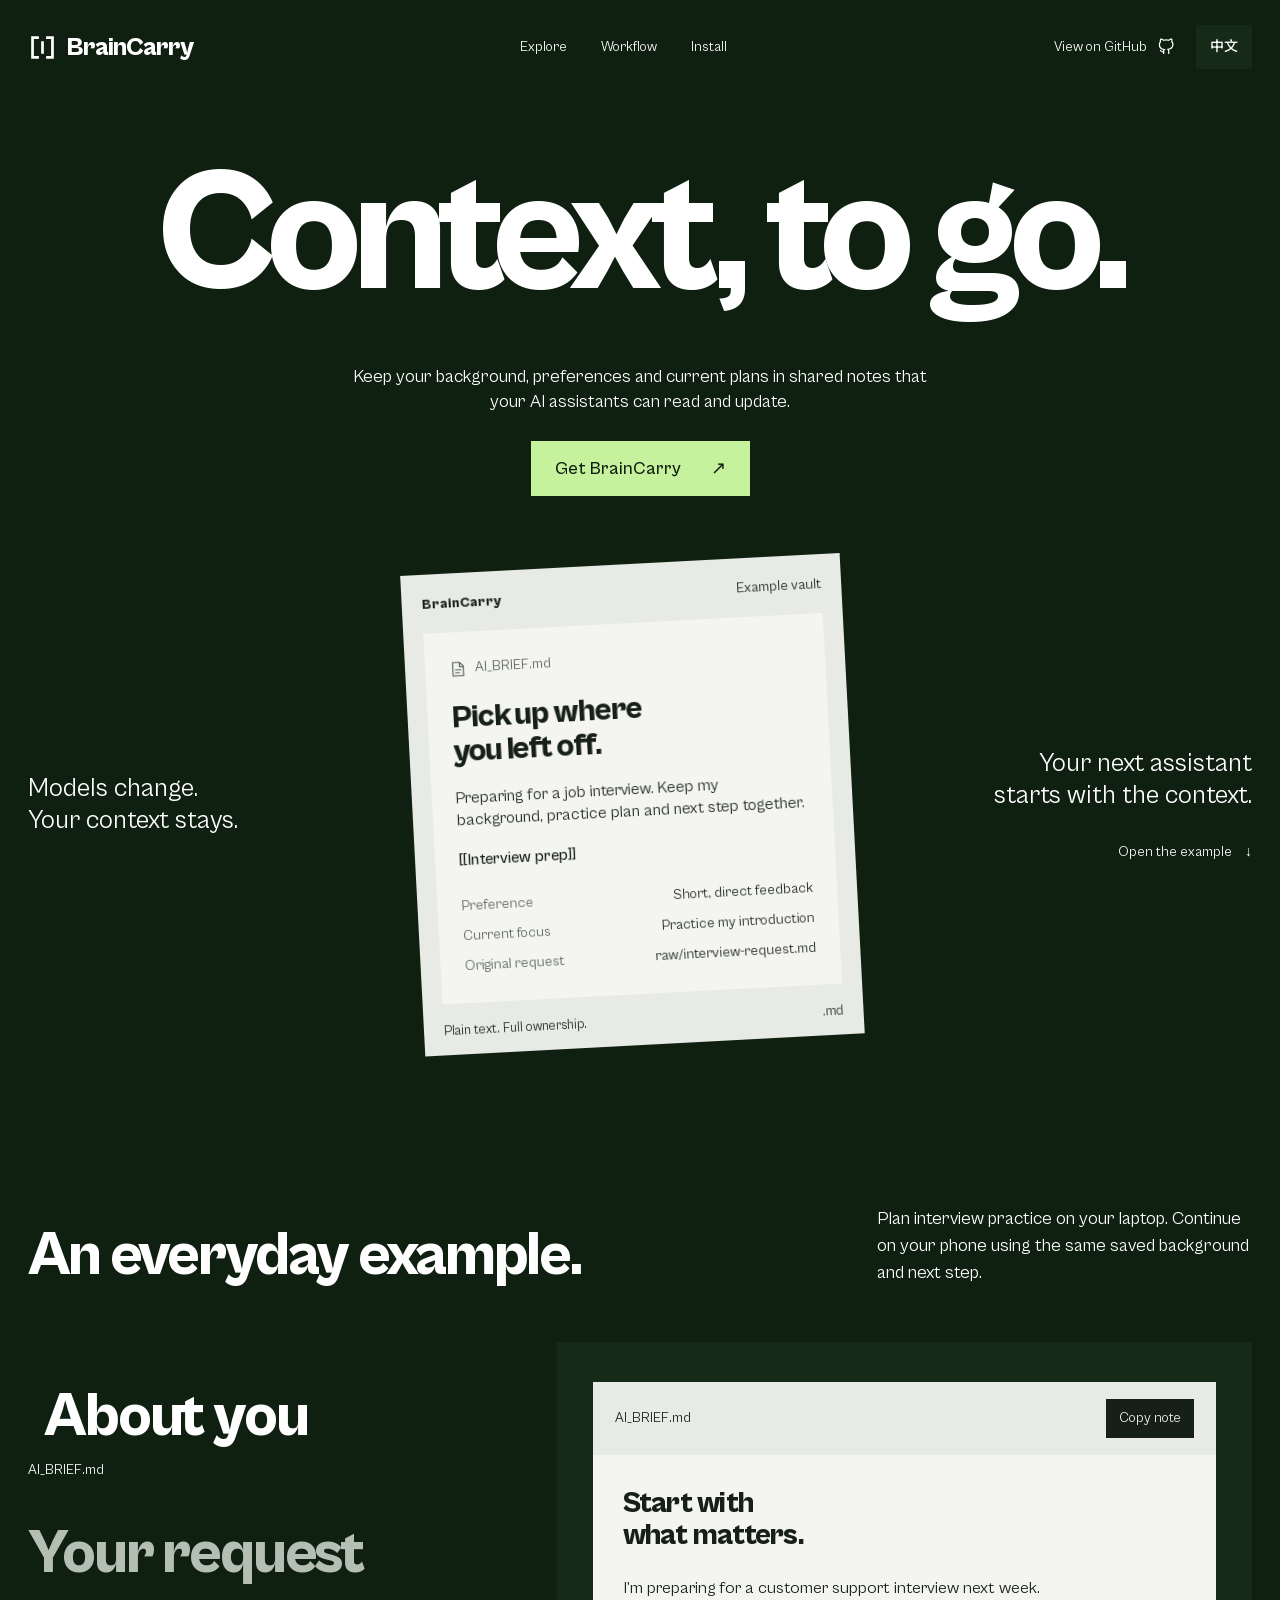
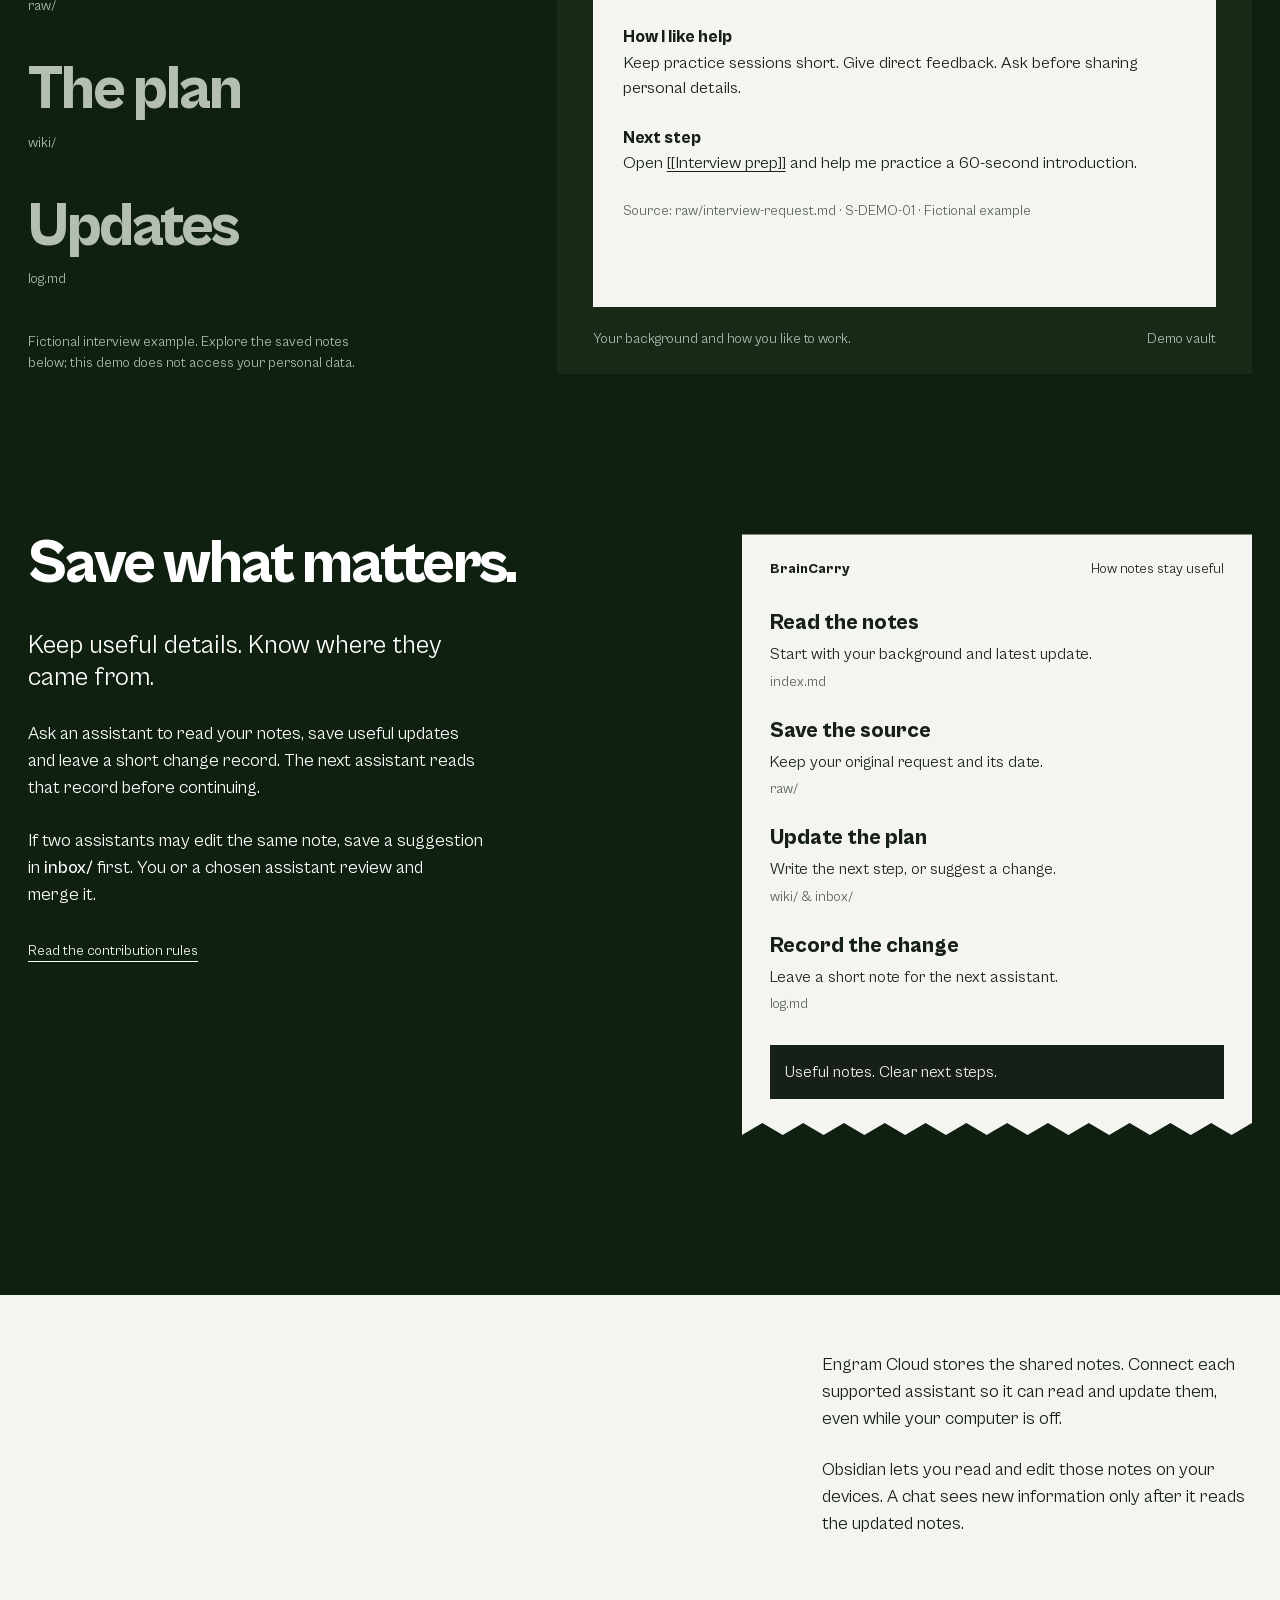
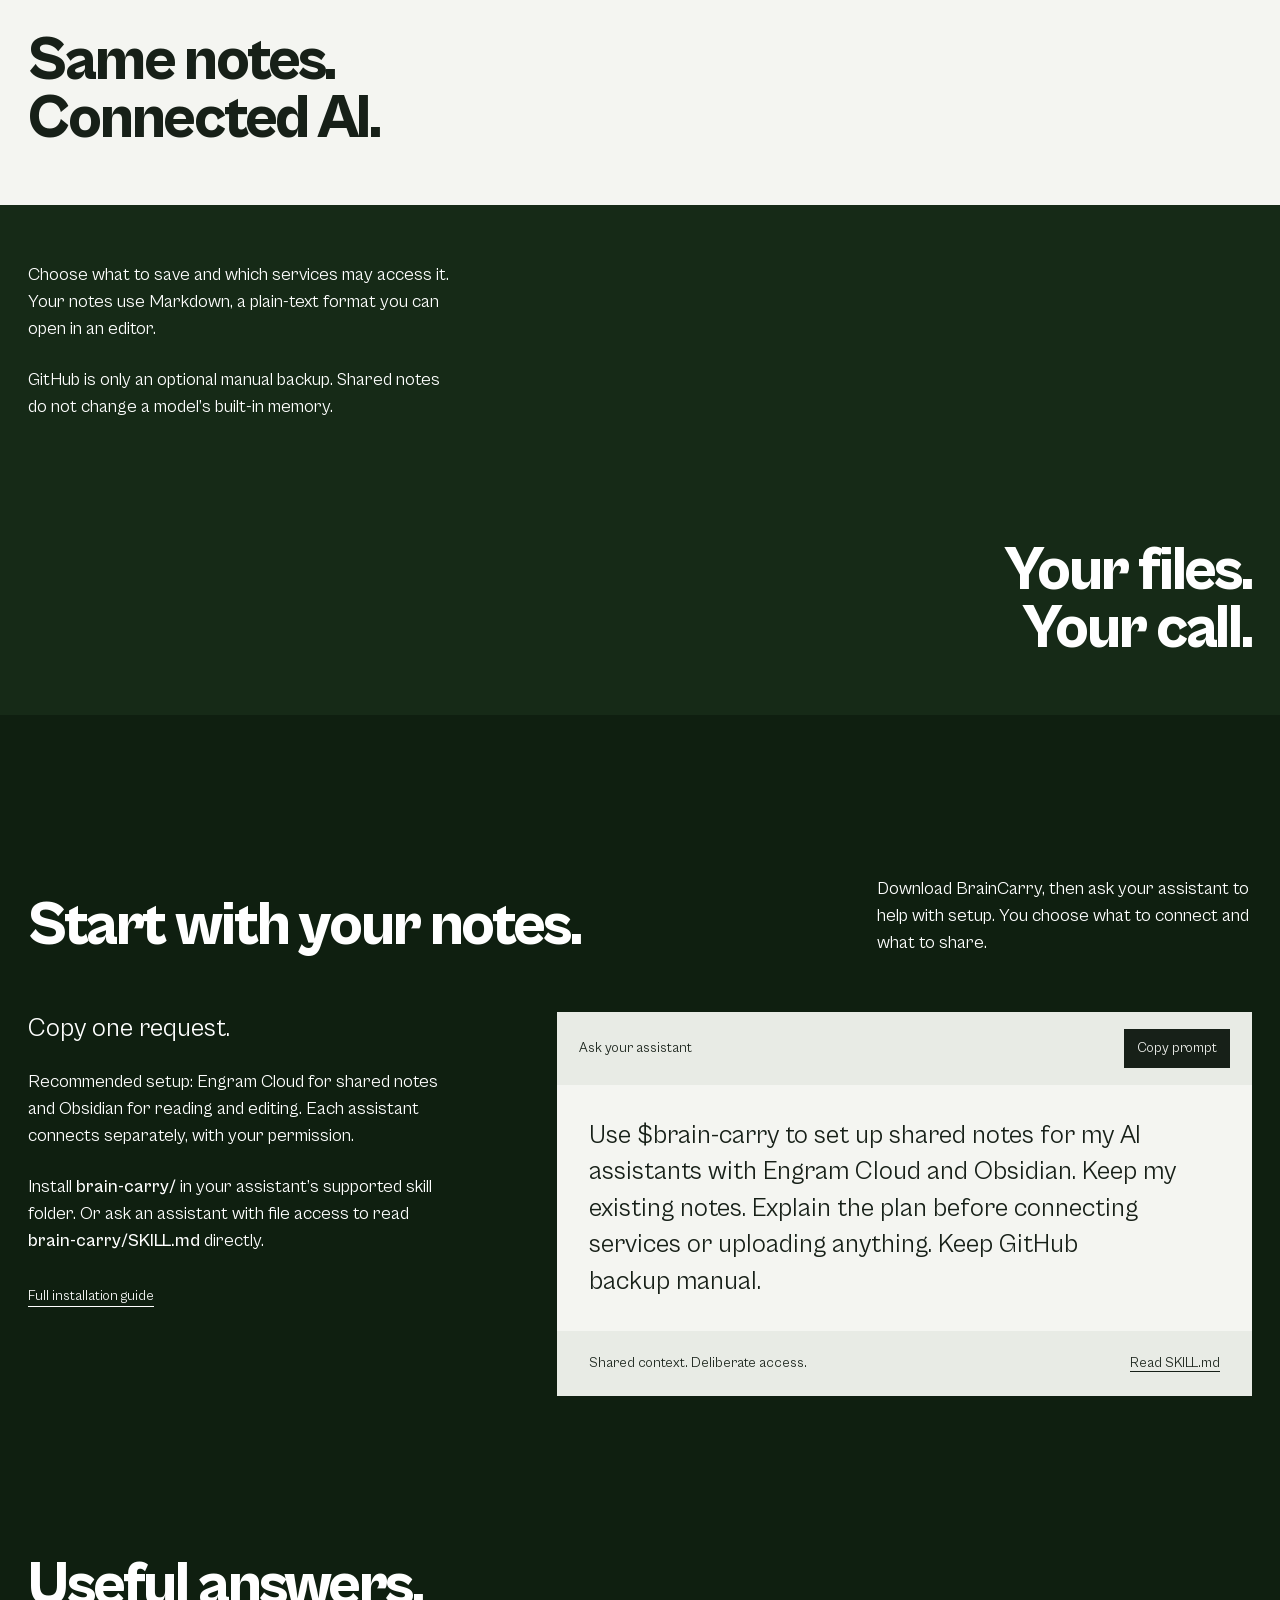
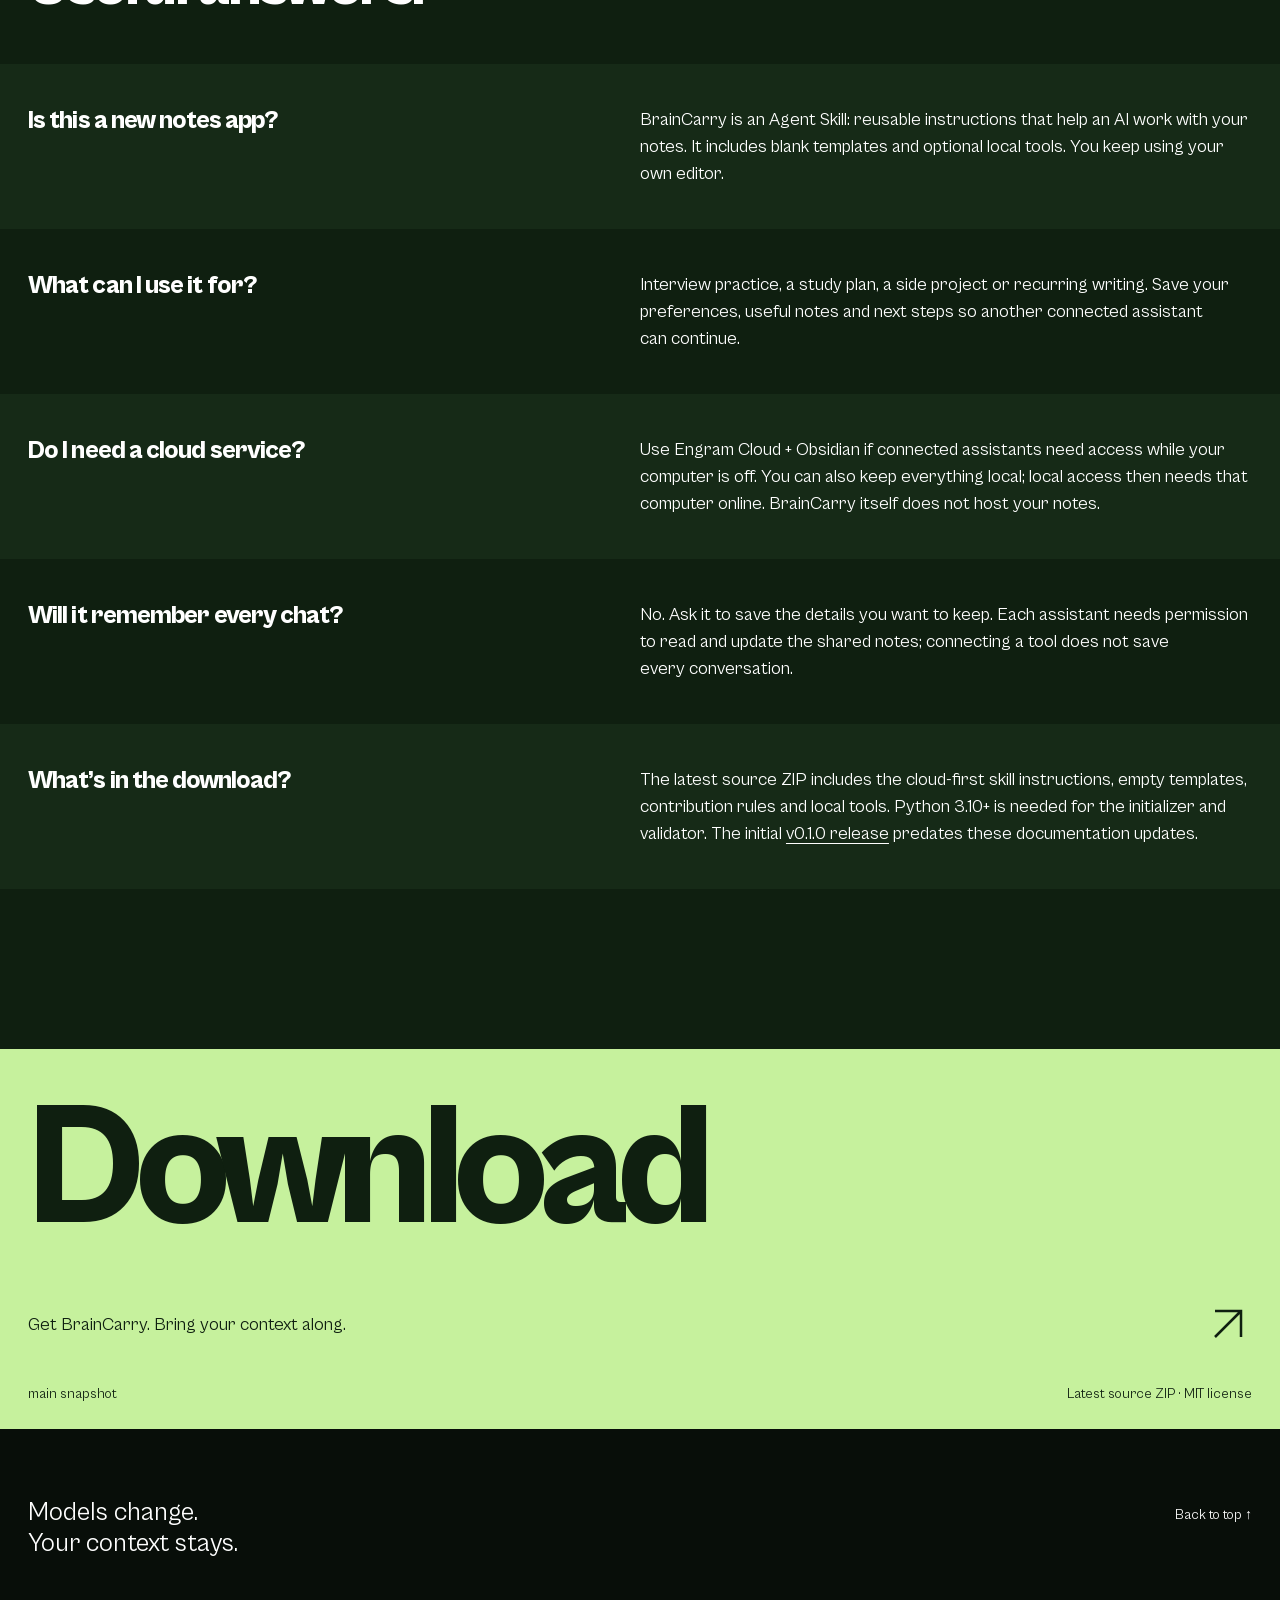
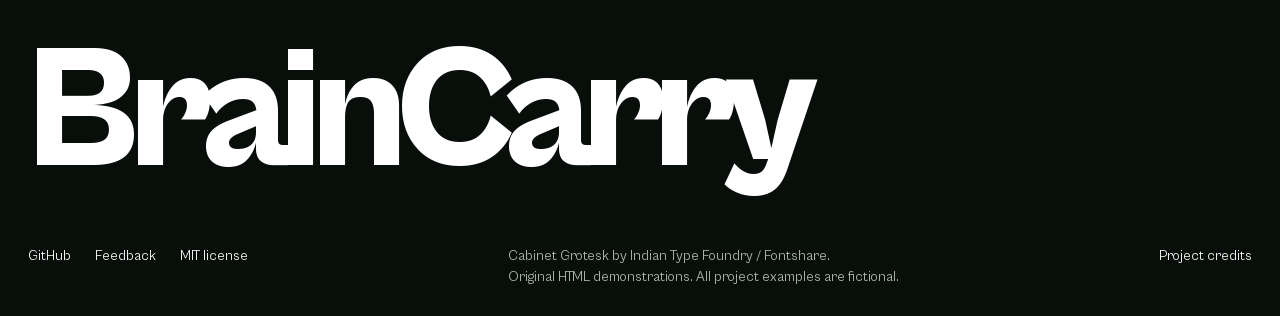
<file: index.html>
<!doctype html>
<html lang="en">
<head>
  <meta charset="utf-8">
  <meta name="viewport" content="width=device-width, initial-scale=1">
  <meta name="theme-color" content="#0f1f10">
  <title>BrainCarry — Models change. Your context stays.</title>
  <meta name="description" content="Help your AI assistants continue from the same saved background, preferences and plans. Shared notes with Engram Cloud and Obsidian; GitHub backup stays manual.">
  <meta property="og:title" content="BrainCarry — Context, to go.">
  <meta property="og:description" content="Models change. Your context stays. Keep useful notes for your next AI assistant, with your permission.">
  <meta property="og:image" content="https://tyyy-z.github.io/brain-carry/assets/braincarry-banner.png">
  <meta property="og:url" content="https://tyyy-z.github.io/brain-carry/">
  <meta name="twitter:card" content="summary_large_image">
  <link rel="canonical" href="https://tyyy-z.github.io/brain-carry/">
  <link rel="alternate" hreflang="en" href="https://tyyy-z.github.io/brain-carry/">
  <link rel="alternate" hreflang="zh-CN" href="https://tyyy-z.github.io/brain-carry/zh.html">
  <link rel="alternate" hreflang="x-default" href="https://tyyy-z.github.io/brain-carry/">
  <meta property="og:type" content="website">
  <link rel="icon" href="assets/favicon.svg" type="image/svg+xml">
  <link rel="preload" href="assets/fonts/cabinet-grotesk-800.woff2" as="font" type="font/woff2" crossorigin>
  <link rel="stylesheet" href="styles.css?v=github-icon-1">
  <script src="language.js?v=english-default-1"></script>
  <script src="site.config.js" defer></script>
  <script src="i18n.js" defer></script>
  <script src="script.js" defer></script>
</head>
<body>
  <a class="skip-link" href="#main">Skip to content</a>
  <header class="site-header frame">
    <a class="wordmark" href="#" aria-label="BrainCarry home"><svg viewBox="0 0 32 32" width="29" height="29" aria-hidden="true"><path d="M12 5H5v22h7M20 5h7v22h-7M16 9v14" fill="none" stroke="currentColor" stroke-width="3"/></svg>BrainCarry</a>
    <nav aria-label="Main navigation"><a href="#demo">Explore</a><a href="#workflow">Workflow</a><a href="#setup">Install</a></nav>
    <div class="header-actions"><a class="header-link" href="https://github.com/tyyy-z/brain-carry" data-link="repository" aria-label="View on GitHub"><span class="github-label">View on GitHub</span><span class="github-short" aria-hidden="true">GitHub</span><svg width="19" height="19" viewBox="0 0 24 24" fill="none" stroke="currentColor" stroke-width="1.7" aria-hidden="true"><path d="M9 18c-4 1-4-2-6-2m12 5v-3.9a3.4 3.4 0 0 0-1-2.6c3.3-.4 6.8-1.6 6.8-7A5.5 5.5 0 0 0 19.3 4 5.1 5.1 0 0 0 19.1.5S17.8.1 15 2a13.4 13.4 0 0 0-7 0C5.2.1 3.9.5 3.9.5A5.1 5.1 0 0 0 3.7 4a5.5 5.5 0 0 0-1.5 3.8c0 5.4 3.5 6.6 6.8 7a3.4 3.4 0 0 0-1 2.5V21" transform="translate(1 1) scale(.92)"/></svg></a><a class="language-switch" id="language-switch" href="zh.html?lang=zh" lang="zh-CN" hreflang="zh-CN" aria-label="Switch to Chinese">中文</a></div>
  </header>
  <main id="main">
    <section class="hero frame" aria-labelledby="hero-title">
      <h1 id="hero-title"><span class="line"><span>Context, to go.</span></span></h1>
      <p class="hero-description">Keep your background, preferences and current plans in shared notes that your AI assistants can read and update.</p>
      <a class="button hero-action" href="#setup">Get BrainCarry <span aria-hidden="true">↗</span></a>
      <div class="hero-exhibit">
        <p class="hero-aside reveal">Models change.<br>Your context stays.</p>
        <div class="vault-cover" data-ui aria-label="Synthetic example of a BrainCarry Markdown vault">
          <div class="vault-top"><span class="mini-brand">BrainCarry</span><span>Example vault</span></div>
          <div class="vault-document">
            <div class="file-label"><svg viewBox="0 0 24 24" width="18" height="18" fill="none" stroke="currentColor" stroke-width="1.5" aria-hidden="true"><path d="M5 3h9l5 5v13H5zM14 3v6h5M8 13h8M8 17h6"/></svg>AI_BRIEF.md</div>
            <p class="document-title">Pick up where<br>you left off.</p>
            <p>Preparing for a job interview. Keep my background, practice plan and next step together.</p>
            <div class="note-link">[[Interview prep]]</div>
            <dl><div><dt>Preference</dt><dd>Short, direct feedback</dd></div><div><dt>Current focus</dt><dd>Practice my introduction</dd></div><div><dt>Original request</dt><dd>raw/interview-request.md</dd></div></dl>
          </div>
          <div class="vault-bottom"><span>Plain text. Full ownership.</span><span>.md</span></div>
        </div>
        <div class="hero-aside hero-aside-right reveal"><p>Your next assistant<br>starts with the context.</p><a href="#demo">Open the example <span aria-hidden="true">↓</span></a></div>
      </div>
    </section>

    <section class="showcase frame section-space" id="demo" aria-labelledby="demo-title">
      <div class="section-intro"><h2 id="demo-title" class="reveal">An everyday example.</h2><p class="reveal">Plan interview practice on your laptop. Continue on your phone using the same saved background and next step.</p></div>
      <div class="demo-layout">
        <div class="demo-selector" aria-label="Example vault files">
          <button class="file-choice is-active reveal" data-file="brief" aria-pressed="true" aria-controls="demo-output"><span>About you</span><span class="choice-path">AI_BRIEF.md</span></button>
          <button class="file-choice reveal" data-file="source" aria-pressed="false" aria-controls="demo-output"><span>Your request</span><span class="choice-path">raw/</span></button>
          <button class="file-choice reveal" data-file="synthesis" aria-pressed="false" aria-controls="demo-output"><span>The plan</span><span class="choice-path">wiki/</span></button>
          <button class="file-choice reveal" data-file="log" aria-pressed="false" aria-controls="demo-output"><span>Updates</span><span class="choice-path">log.md</span></button>
          <p class="demo-disclosure">Fictional interview example. Explore the saved notes below; this demo does not access your personal data.</p>
        </div>
        <div class="demo-stage reveal">
          <div class="document-viewer" data-ui id="demo-output" role="region" aria-label="Selected example file" tabindex="0">
            <div class="viewer-toolbar"><span id="demo-path">AI_BRIEF.md</span><button class="copy-button" id="copy-note" type="button">Copy note</button></div>
            <div id="demo-body" class="viewer-body"><p class="viewer-title">Start with<br>what matters.</p><p>I’m preparing for a customer support interview next week.</p><p><strong>How I like help</strong><br>Keep practice sessions short. Give direct feedback. Ask before sharing personal details.</p><p><strong>Next step</strong><br>Open <a href="#demo" data-open-file="synthesis">[[Interview prep]]</a> and help me practice a 60-second introduction.</p><p class="viewer-source">Source: raw/interview-request.md · S-DEMO-01 · Fictional example</p></div>
          </div>
          <div class="stage-caption"><span id="demo-caption">Your background and how you like to work.</span><span>Demo vault</span></div>
        </div>
      </div>
    </section>

    <section class="workflow frame section-space" id="workflow" aria-labelledby="workflow-title">
      <div class="workflow-copy"><h2 id="workflow-title" class="reveal">Save what matters.</h2><p class="lead reveal">Keep useful details. Know where they came from.</p><p class="reveal">Ask an assistant to read your notes, save useful updates and leave a short change record. The next assistant reads that record before continuing.</p><p class="reveal">If two assistants may edit the same note, save a suggestion in <span class="filename">inbox/</span> first. You or a chosen assistant review and merge it.</p><a class="text-link reveal" href="https://github.com/tyyy-z/brain-carry/blob/main/brain-carry/references/contributions.md" data-link="contributions">Read the contribution rules</a></div>
      <div class="workflow-slip reveal" data-ui aria-label="BrainCarry contribution workflow">
        <div class="slip-header"><span>BrainCarry</span><span>How notes stay useful</span></div>
        <ol class="trail"><li><strong>Read the notes</strong><p>Start with your background and latest update.</p><span>index.md</span></li><li><strong>Save the source</strong><p>Keep your original request and its date.</p><span>raw/</span></li><li><strong>Update the plan</strong><p>Write the next step, or suggest a change.</p><span>wiki/ &amp; inbox/</span></li><li><strong>Record the change</strong><p>Leave a short note for the next assistant.</p><span>log.md</span></li></ol>
        <p class="slip-result">Useful notes. Clear next steps.</p>
      </div>
    </section>

    <section class="principles section-space" id="principles" aria-label="What stays yours">
      <div class="principle-field field-paper frame"><h2 class="reveal">Same notes.<br>Connected AI.</h2><div class="principle-text"><p class="reveal">Engram Cloud stores the shared notes. Connect each supported assistant so it can read and update them, even while your computer is off.</p><p class="reveal">Obsidian lets you read and edit those notes on your devices. A chat sees new information only after it reads the updated notes.</p></div></div>
      <div class="principle-field field-forest frame"><div class="principle-text"><p class="reveal">Choose what to save and which services may access it. Your notes use Markdown, a plain-text format you can open in an editor.</p><p class="reveal">GitHub is only an optional manual backup. Shared notes do not change a model’s built-in memory.</p></div><h2 class="reveal">Your files.<br>Your call.</h2></div>
    </section>

    <section class="setup frame section-space" id="setup" aria-labelledby="setup-title">
      <div class="section-intro"><h2 id="setup-title" class="reveal">Start with your notes.</h2><p class="reveal">Download BrainCarry, then ask your assistant to help with setup. You choose what to connect and what to share.</p></div>
      <div class="setup-layout">
        <div class="setup-details"><p class="lead reveal">Copy one request.</p><p class="reveal">Recommended setup: Engram Cloud for shared notes and Obsidian for reading and editing. Each assistant connects separately, with your permission.</p><p class="reveal">Install <span class="filename">brain-carry/</span> in your assistant’s supported skill folder. Or ask an assistant with file access to read <span class="filename">brain-carry/SKILL.md</span> directly.</p><a class="text-link reveal" href="https://github.com/tyyy-z/brain-carry#quick-start" data-link="quickstart">Full installation guide</a></div>
        <div class="prompt-sheet reveal" data-ui aria-label="BrainCarry starter prompt">
          <div class="viewer-toolbar"><span>Ask your assistant</span><button class="copy-button" id="copy-prompt" type="button">Copy prompt</button></div>
          <p id="starter-prompt">Use $brain-carry to set up shared notes for my AI assistants with Engram Cloud and Obsidian. Keep my existing notes. Explain the plan before connecting services or uploading anything. Keep GitHub backup manual.</p>
          <div class="prompt-foot"><span>Shared context. Deliberate access.</span><a href="https://github.com/tyyy-z/brain-carry/blob/main/brain-carry/SKILL.md" data-link="skill">Read SKILL.md</a></div>
        </div>
      </div>
    </section>

    <section class="faq section-space" id="questions" aria-labelledby="faq-title">
      <div class="faq-heading frame"><h2 id="faq-title" class="reveal">Useful answers.</h2></div>
      <div class="faq-band frame"><h3 class="reveal">Is this a new notes app?</h3><p class="reveal">BrainCarry is an Agent Skill: reusable instructions that help an AI work with your notes. It includes blank templates and optional local tools. You keep using your own editor.</p></div>
      <div class="faq-band frame"><h3 class="reveal">What can I use it for?</h3><p class="reveal">Interview practice, a study plan, a side project or recurring writing. Save your preferences, useful notes and next steps so another connected assistant can continue.</p></div>
      <div class="faq-band frame"><h3 class="reveal">Do I need a cloud service?</h3><p class="reveal">Use Engram Cloud + Obsidian if connected assistants need access while your computer is off. You can also keep everything local; local access then needs that computer online. BrainCarry itself does not host your notes.</p></div>
      <div class="faq-band frame"><h3 class="reveal">Will it remember every chat?</h3><p class="reveal">No. Ask it to save the details you want to keep. Each assistant needs permission to read and update the shared notes; connecting a tool does not save every conversation.</p></div>
      <div class="faq-band frame"><h3 class="reveal">What’s in the download?</h3><p class="reveal">The latest source ZIP includes the cloud-first skill instructions, empty templates, contribution rules and local tools. Python 3.10+ is needed for the initializer and validator. The initial <a class="inline-link" href="https://github.com/tyyy-z/brain-carry/releases/tag/v0.1.0">v0.1.0 release</a> predates these documentation updates.</p></div>
    </section>

    <section class="download-section section-space" aria-labelledby="download-title"><a class="download-band frame" href="https://github.com/tyyy-z/brain-carry/archive/refs/heads/main.zip" data-link="download"><h2 id="download-title" class="reveal">Download</h2><div class="download-top"><p>Get BrainCarry. Bring your context along.</p><svg viewBox="0 0 48 48" width="48" height="48" fill="none" stroke="currentColor" stroke-width="2.5" aria-hidden="true"><path d="M11 37 37 11M11 11h26v26"/></svg></div><div class="download-meta"><span data-version>main snapshot</span><span>Latest source ZIP · MIT license</span></div></a></section>
  </main>
  <footer class="site-footer frame"><div class="footer-top"><p>Models change.<br>Your context stays.</p><a href="#">Back to top ↑</a></div><p class="footer-wordmark reveal">BrainCarry</p><div class="footer-bottom"><div><a href="https://github.com/tyyy-z/brain-carry" data-link="repository">GitHub</a><a href="https://github.com/tyyy-z/brain-carry/issues" data-link="issues">Feedback</a><a href="https://github.com/tyyy-z/brain-carry/blob/main/LICENSE" data-link="license">MIT license</a></div><p>Cabinet Grotesk by Indian Type Foundry / Fontshare.<br>Original HTML demonstrations. All project examples are fictional.</p><a href="https://github.com/tyyy-z/brain-carry#credits" data-link="credits">Project credits</a></div></footer>
  <div class="toast" id="toast" role="status" aria-live="polite"></div>
</body>
</html>
</file>
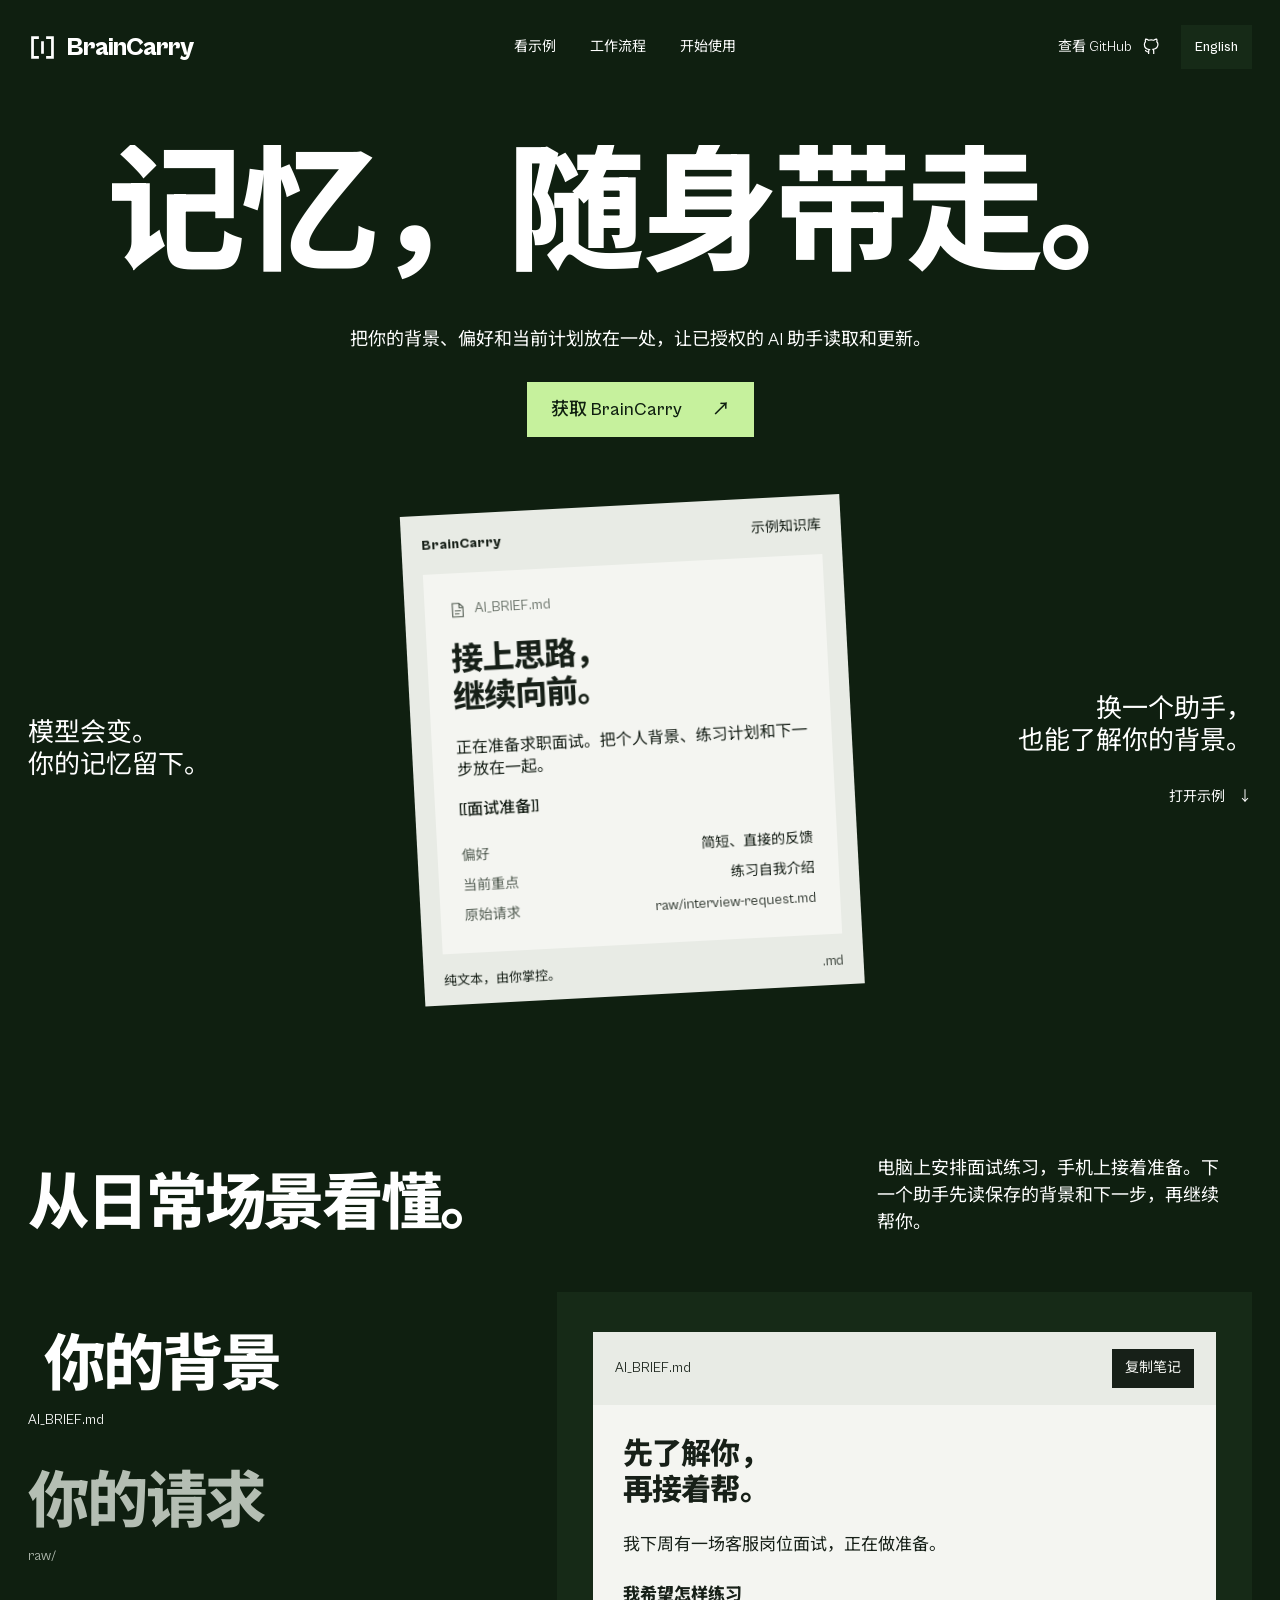
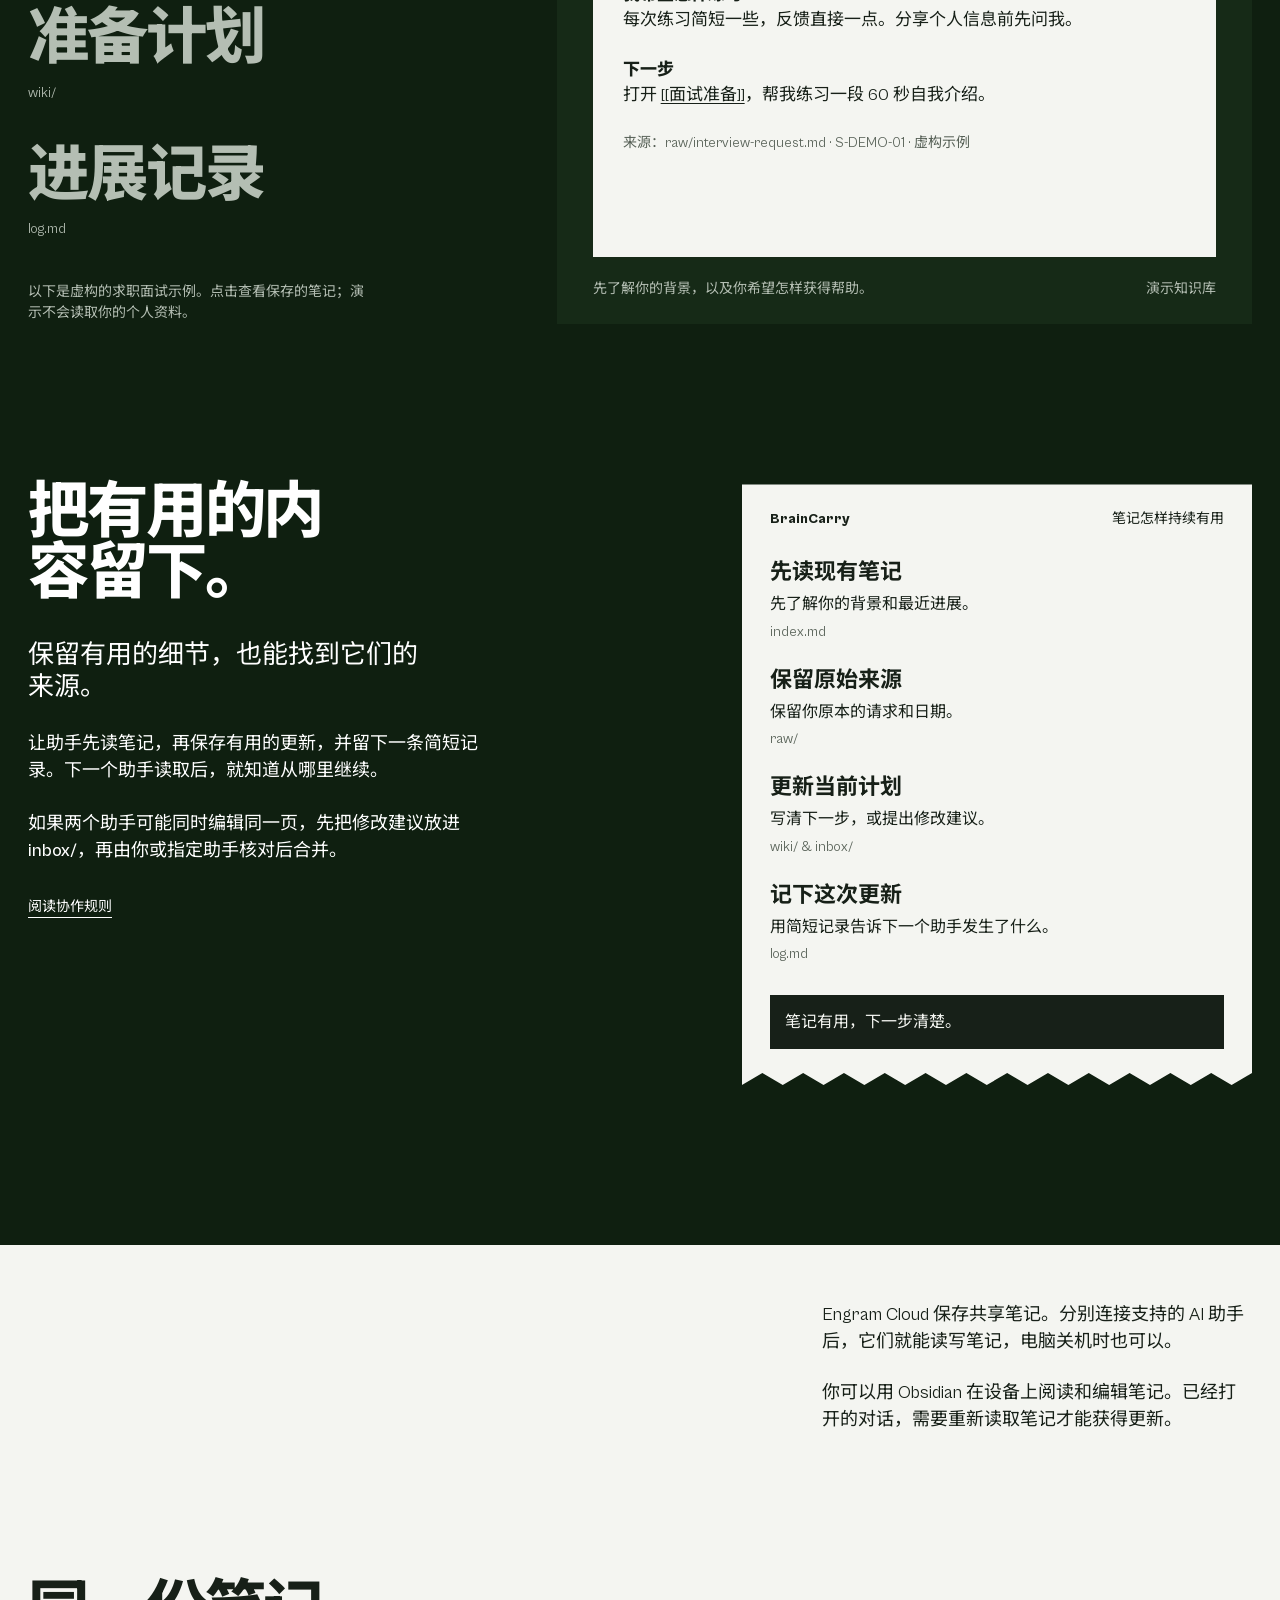
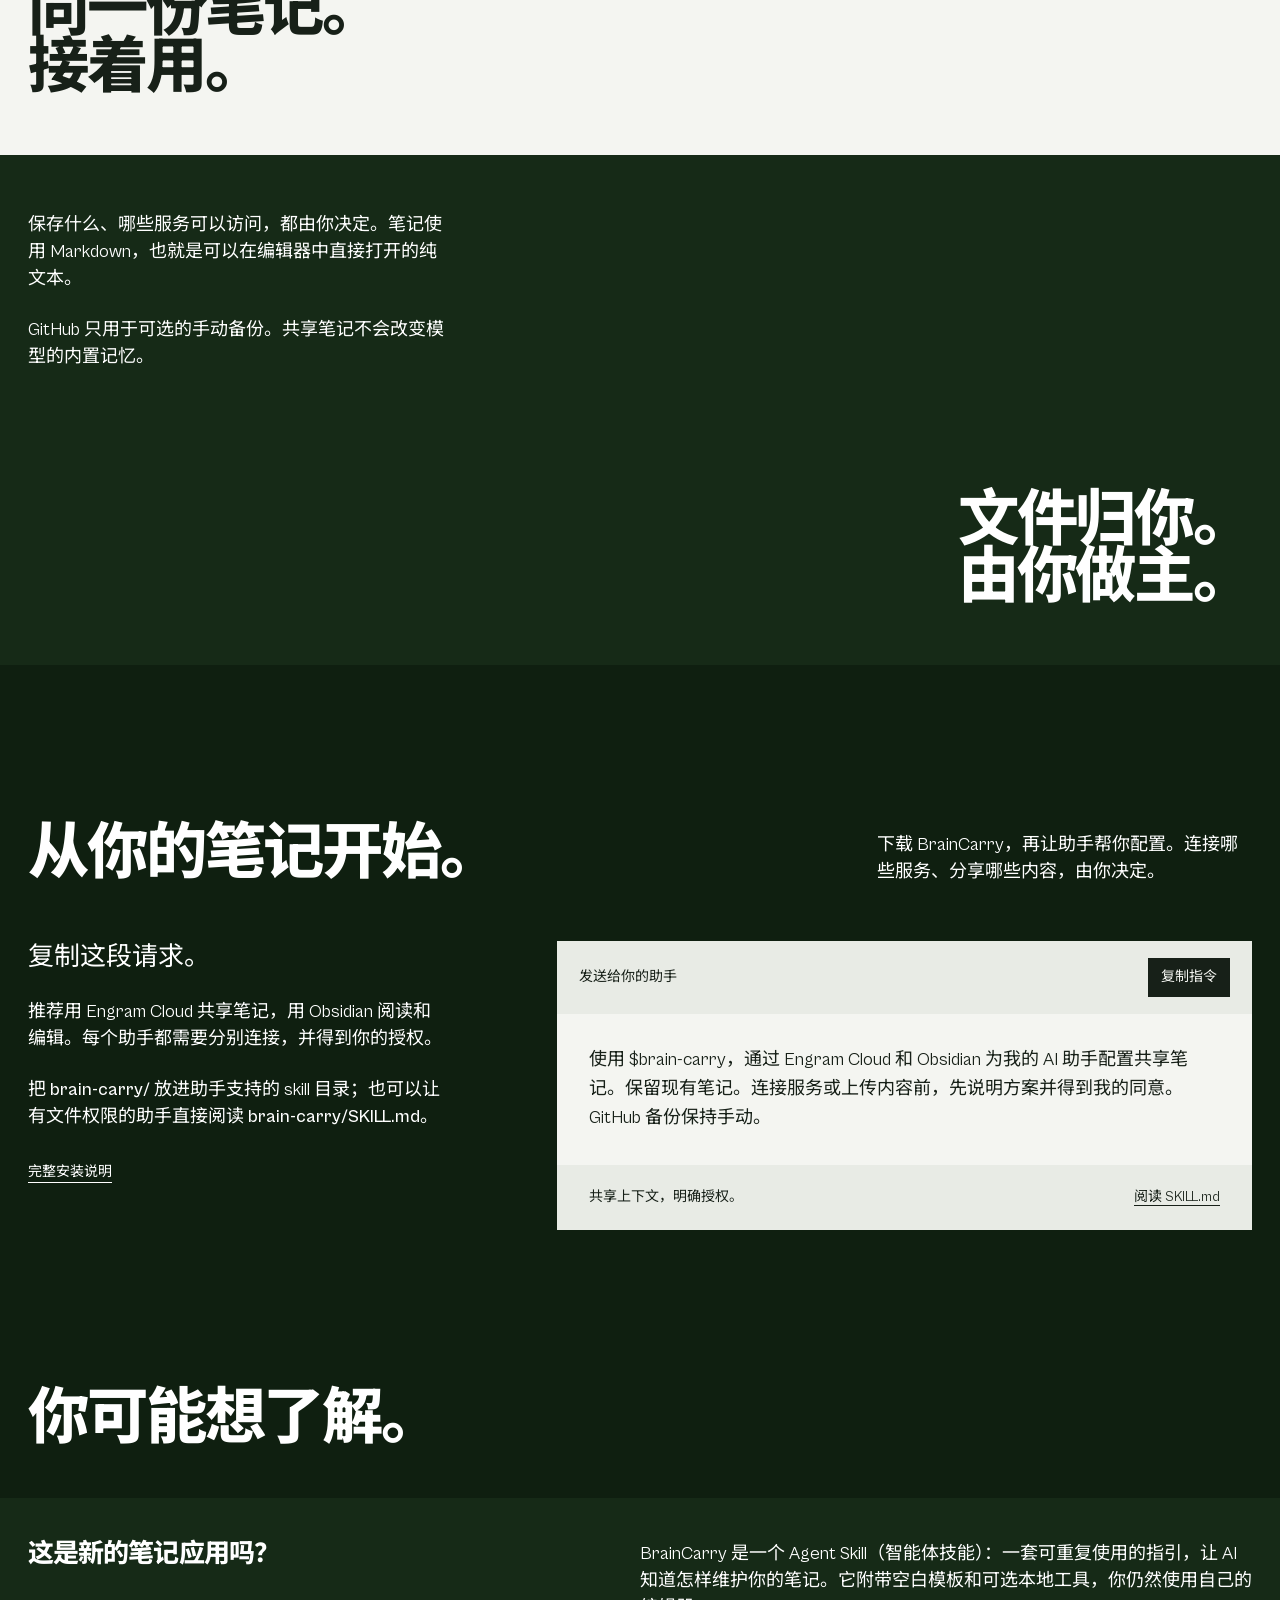
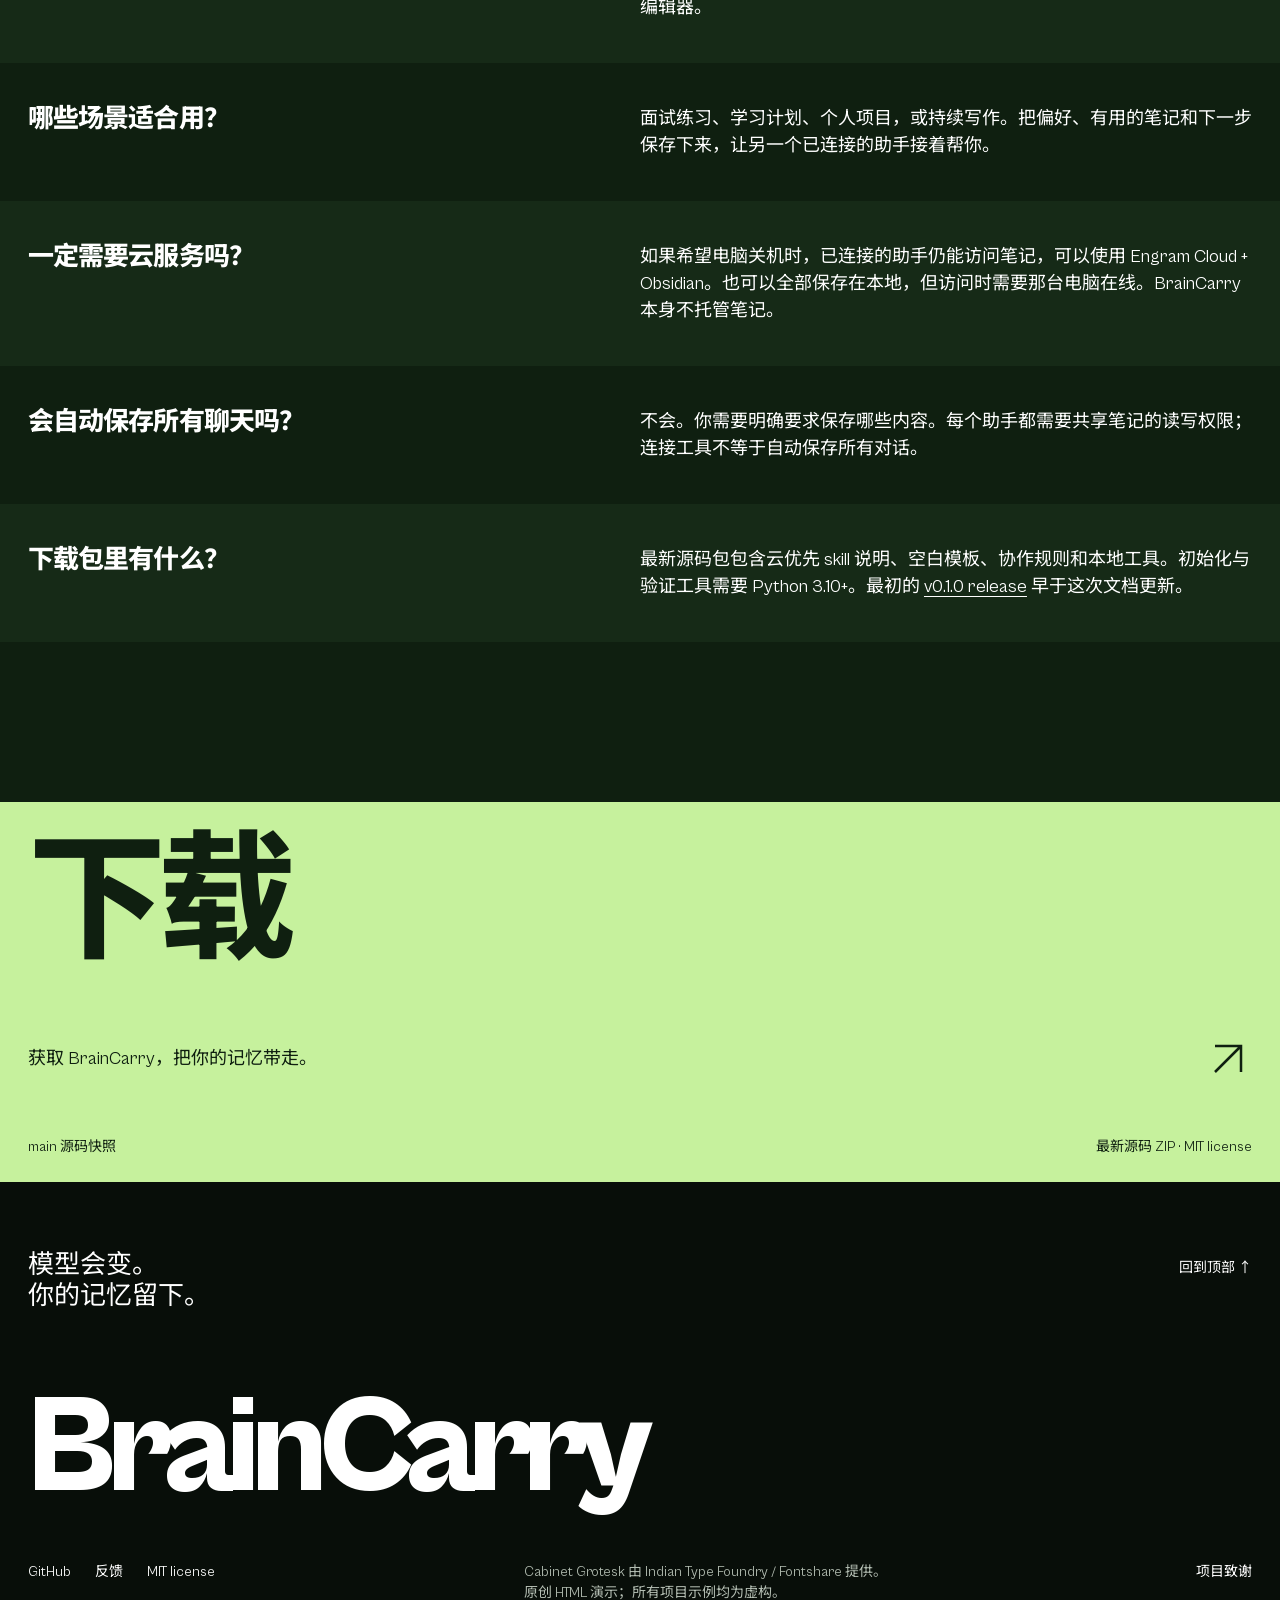
<file: zh.html>
<!doctype html>
<html lang="zh-CN">
<head>
  <meta charset="utf-8">
  <meta name="viewport" content="width=device-width, initial-scale=1">
  <meta name="theme-color" content="#0f1f10">
  <title>BrainCarry — 模型会变，你的记忆留下。</title>
  <meta name="description" content="让不同的 AI 助手从同一份背景、偏好和计划继续帮你。推荐用 Engram Cloud 共享笔记，用 Obsidian 阅读和编辑。">
  <meta property="og:title" content="BrainCarry — 记忆，随身带走。">
  <meta property="og:description" content="模型会变，你的记忆留下。为下一个 AI 助手保存有用的背景和下一步，由你决定分享什么。">
  <meta property="og:image" content="https://tyyy-z.github.io/brain-carry/assets/braincarry-banner.png">
  <meta property="og:url" content="https://tyyy-z.github.io/brain-carry/zh.html">
  <meta name="twitter:card" content="summary_large_image">
  <link rel="canonical" href="https://tyyy-z.github.io/brain-carry/zh.html">
  <link rel="alternate" hreflang="en" href="https://tyyy-z.github.io/brain-carry/">
  <link rel="alternate" hreflang="zh-CN" href="https://tyyy-z.github.io/brain-carry/zh.html">
  <link rel="alternate" hreflang="x-default" href="https://tyyy-z.github.io/brain-carry/">
  <meta property="og:type" content="website">
  <link rel="icon" href="assets/favicon.svg" type="image/svg+xml">
  <link rel="preload" href="assets/fonts/cabinet-grotesk-800.woff2" as="font" type="font/woff2" crossorigin>
  <link rel="preload" href="assets/fonts/noto-sans-sc-subset.woff2" as="font" type="font/woff2" crossorigin>
  <link rel="stylesheet" href="styles.css?v=github-icon-1">
  <script src="language.js?v=english-default-1"></script>
  <script src="site.config.js" defer></script>
  <script src="i18n.js" defer></script>
  <script src="script.js" defer></script>
</head>
<body>
  <a class="skip-link" href="#main">跳到正文</a>
  <header class="site-header frame">
    <a class="wordmark" href="#" aria-label="BrainCarry 首页"><svg viewBox="0 0 32 32" width="29" height="29" aria-hidden="true"><path d="M12 5H5v22h7M20 5h7v22h-7M16 9v14" fill="none" stroke="currentColor" stroke-width="3"/></svg>BrainCarry</a>
    <nav aria-label="主导航"><a href="#demo">看示例</a><a href="#workflow">工作流程</a><a href="#setup">开始使用</a></nav>
    <div class="header-actions"><a class="header-link" href="https://github.com/tyyy-z/brain-carry" data-link="repository" aria-label="在 GitHub 查看"><span class="github-label">查看 GitHub</span><span class="github-short" aria-hidden="true">GitHub</span><svg width="19" height="19" viewBox="0 0 24 24" fill="none" stroke="currentColor" stroke-width="1.7" aria-hidden="true"><path d="M9 18c-4 1-4-2-6-2m12 5v-3.9a3.4 3.4 0 0 0-1-2.6c3.3-.4 6.8-1.6 6.8-7A5.5 5.5 0 0 0 19.3 4 5.1 5.1 0 0 0 19.1.5S17.8.1 15 2a13.4 13.4 0 0 0-7 0C5.2.1 3.9.5 3.9.5A5.1 5.1 0 0 0 3.7 4a5.5 5.5 0 0 0-1.5 3.8c0 5.4 3.5 6.6 6.8 7a3.4 3.4 0 0 0-1 2.5V21" transform="translate(1 1) scale(.92)"/></svg></a><a class="language-switch" id="language-switch" href="index.html?lang=en" lang="en" hreflang="en" aria-label="Switch to English">English</a></div>
  </header>
  <main id="main">
    <section class="hero frame" aria-labelledby="hero-title">
      <h1 id="hero-title"><span class="line"><span>记忆，<br class="mobile-break">随身带走。</span></span></h1>
      <p class="hero-description">把你的背景、偏好和当前计划放在一处，让已授权的 AI 助手读取和更新。</p>
      <a class="button hero-action" href="#setup">获取 BrainCarry <span aria-hidden="true">↗</span></a>
      <div class="hero-exhibit">
        <p class="hero-aside reveal">模型会变。<br>你的记忆留下。</p>
        <div class="vault-cover" data-ui aria-label="BrainCarry Markdown 知识库的虚构示例">
          <div class="vault-top"><span class="mini-brand">BrainCarry</span><span>示例知识库</span></div>
          <div class="vault-document">
            <div class="file-label"><svg viewBox="0 0 24 24" width="18" height="18" fill="none" stroke="currentColor" stroke-width="1.5" aria-hidden="true"><path d="M5 3h9l5 5v13H5zM14 3v6h5M8 13h8M8 17h6"/></svg>AI_BRIEF.md</div>
            <p class="document-title">接上思路，<br>继续向前。</p>
            <p>正在准备求职面试。把个人背景、练习计划和下一步放在一起。</p>
            <div class="note-link">[[面试准备]]</div>
            <dl><div><dt>偏好</dt><dd>简短、直接的反馈</dd></div><div><dt>当前重点</dt><dd>练习自我介绍</dd></div><div><dt>原始请求</dt><dd>raw/interview-request.md</dd></div></dl>
          </div>
          <div class="vault-bottom"><span>纯文本，由你掌控。</span><span>.md</span></div>
        </div>
        <div class="hero-aside hero-aside-right reveal"><p>换一个助手，<br>也能了解你的背景。</p><a href="#demo">打开示例 <span aria-hidden="true">↓</span></a></div>
      </div>
    </section>

    <section class="showcase frame section-space" id="demo" aria-labelledby="demo-title">
      <div class="section-intro"><h2 id="demo-title" class="reveal">从日常场景看懂。</h2><p class="reveal">电脑上安排面试练习，手机上接着准备。下一个助手先读保存的背景和下一步，再继续帮你。</p></div>
      <div class="demo-layout">
        <div class="demo-selector" aria-label="知识库示例文件">
          <button class="file-choice is-active reveal" data-file="brief" aria-pressed="true" aria-controls="demo-output"><span>你的背景</span><span class="choice-path">AI_BRIEF.md</span></button>
          <button class="file-choice reveal" data-file="source" aria-pressed="false" aria-controls="demo-output"><span>你的请求</span><span class="choice-path">raw/</span></button>
          <button class="file-choice reveal" data-file="synthesis" aria-pressed="false" aria-controls="demo-output"><span>准备计划</span><span class="choice-path">wiki/</span></button>
          <button class="file-choice reveal" data-file="log" aria-pressed="false" aria-controls="demo-output"><span>进展记录</span><span class="choice-path">log.md</span></button>
          <p class="demo-disclosure">以下是虚构的求职面试示例。点击查看保存的笔记；演示不会读取你的个人资料。</p>
        </div>
        <div class="demo-stage reveal">
          <div class="document-viewer" data-ui id="demo-output" role="region" aria-label="当前示例文件" tabindex="0">
            <div class="viewer-toolbar"><span id="demo-path">AI_BRIEF.md</span><button class="copy-button" id="copy-note" type="button">复制笔记</button></div>
            <div id="demo-body" class="viewer-body"><p class="viewer-title">先了解你，<br>再接着帮。</p><p>我下周有一场客服岗位面试，正在做准备。</p><p><strong>我希望怎样练习</strong><br>每次练习简短一些，反馈直接一点。分享个人信息前先问我。</p><p><strong>下一步</strong><br>打开 <a href="#demo" data-open-file="synthesis">[[面试准备]]</a>，帮我练习一段 60 秒自我介绍。</p><p class="viewer-source">来源：raw/interview-request.md · S-DEMO-01 · 虚构示例</p></div>
          </div>
          <div class="stage-caption"><span id="demo-caption">先了解你的背景，以及你希望怎样获得帮助。</span><span>演示知识库</span></div>
        </div>
      </div>
    </section>

    <section class="workflow frame section-space" id="workflow" aria-labelledby="workflow-title">
      <div class="workflow-copy"><h2 id="workflow-title" class="reveal">把有用的内容留下。</h2><p class="lead reveal">保留有用的细节，也能找到它们的来源。</p><p class="reveal">让助手先读笔记，再保存有用的更新，并留下一条简短记录。下一个助手读取后，就知道从哪里继续。</p><p class="reveal">如果两个助手可能同时编辑同一页，先把修改建议放进 <span class="filename">inbox/</span>，再由你或指定助手核对后合并。</p><a class="text-link reveal" href="https://github.com/tyyy-z/brain-carry/blob/main/brain-carry/references/contributions.md" data-link="contributions">阅读协作规则</a></div>
      <div class="workflow-slip reveal" data-ui aria-label="BrainCarry 知识维护流程">
        <div class="slip-header"><span>BrainCarry</span><span>笔记怎样持续有用</span></div>
        <ol class="trail"><li><strong>先读现有笔记</strong><p>先了解你的背景和最近进展。</p><span>index.md</span></li><li><strong>保留原始来源</strong><p>保留你原本的请求和日期。</p><span>raw/</span></li><li><strong>更新当前计划</strong><p>写清下一步，或提出修改建议。</p><span>wiki/ &amp; inbox/</span></li><li><strong>记下这次更新</strong><p>用简短记录告诉下一个助手发生了什么。</p><span>log.md</span></li></ol>
        <p class="slip-result">笔记有用，下一步清楚。</p>
      </div>
    </section>

    <section class="principles section-space" id="principles" aria-label="由你掌控">
      <div class="principle-field field-paper frame"><h2 class="reveal">同一份笔记。<br>接着用。</h2><div class="principle-text"><p class="reveal">Engram Cloud 保存共享笔记。分别连接支持的 AI 助手后，它们就能读写笔记，电脑关机时也可以。</p><p class="reveal">你可以用 Obsidian 在设备上阅读和编辑笔记。已经打开的对话，需要重新读取笔记才能获得更新。</p></div></div>
      <div class="principle-field field-forest frame"><div class="principle-text"><p class="reveal">保存什么、哪些服务可以访问，都由你决定。笔记使用 Markdown，也就是可以在编辑器中直接打开的纯文本。</p><p class="reveal">GitHub 只用于可选的手动备份。共享笔记不会改变模型的内置记忆。</p></div><h2 class="reveal">文件归你。<br>由你做主。</h2></div>
    </section>

    <section class="setup frame section-space" id="setup" aria-labelledby="setup-title">
      <div class="section-intro"><h2 id="setup-title" class="reveal">从你的笔记开始。</h2><p class="reveal">下载 BrainCarry，再让助手帮你配置。连接哪些服务、分享哪些内容，由你决定。</p></div>
      <div class="setup-layout">
        <div class="setup-details"><p class="lead reveal">复制这段请求。</p><p class="reveal">推荐用 Engram Cloud 共享笔记，用 Obsidian 阅读和编辑。每个助手都需要分别连接，并得到你的授权。</p><p class="reveal">把 <span class="filename">brain-carry/</span> 放进助手支持的 skill 目录；也可以让有文件权限的助手直接阅读 <span class="filename">brain-carry/SKILL.md</span>。</p><a class="text-link reveal" href="https://github.com/tyyy-z/brain-carry#quick-start" data-link="quickstart">完整安装说明</a></div>
        <div class="prompt-sheet reveal" data-ui aria-label="BrainCarry 启动指令">
          <div class="viewer-toolbar"><span>发送给你的助手</span><button class="copy-button" id="copy-prompt" type="button">复制指令</button></div>
          <p id="starter-prompt">使用 $brain-carry，通过 Engram Cloud 和 Obsidian 为我的 AI 助手配置共享笔记。保留现有笔记。连接服务或上传内容前，先说明方案并得到我的同意。GitHub 备份保持手动。</p>
          <div class="prompt-foot"><span>共享上下文，明确授权。</span><a href="https://github.com/tyyy-z/brain-carry/blob/main/brain-carry/SKILL.md" data-link="skill">阅读 SKILL.md</a></div>
        </div>
      </div>
    </section>

    <section class="faq section-space" id="questions" aria-labelledby="faq-title">
      <div class="faq-heading frame"><h2 id="faq-title" class="reveal">你可能想了解。</h2></div>
      <div class="faq-band frame"><h3 class="reveal">这是新的笔记应用吗？</h3><p class="reveal">BrainCarry 是一个 Agent Skill（智能体技能）：一套可重复使用的指引，让 AI 知道怎样维护你的笔记。它附带空白模板和可选本地工具，你仍然使用自己的编辑器。</p></div>
      <div class="faq-band frame"><h3 class="reveal">哪些场景适合用？</h3><p class="reveal">面试练习、学习计划、个人项目，或持续写作。把偏好、有用的笔记和下一步保存下来，让另一个已连接的助手接着帮你。</p></div>
      <div class="faq-band frame"><h3 class="reveal">一定需要云服务吗？</h3><p class="reveal">如果希望电脑关机时，已连接的助手仍能访问笔记，可以使用 Engram Cloud + Obsidian。也可以全部保存在本地，但访问时需要那台电脑在线。BrainCarry 本身不托管笔记。</p></div>
      <div class="faq-band frame"><h3 class="reveal">会自动保存所有聊天吗？</h3><p class="reveal">不会。你需要明确要求保存哪些内容。每个助手都需要共享笔记的读写权限；连接工具不等于自动保存所有对话。</p></div>
      <div class="faq-band frame"><h3 class="reveal">下载包里有什么？</h3><p class="reveal">最新源码包包含云优先 skill 说明、空白模板、协作规则和本地工具。初始化与验证工具需要 Python 3.10+。最初的 <a class="inline-link" href="https://github.com/tyyy-z/brain-carry/releases/tag/v0.1.0">v0.1.0 release</a> 早于这次文档更新。</p></div>
    </section>

    <section class="download-section section-space" aria-labelledby="download-title"><a class="download-band frame" href="https://github.com/tyyy-z/brain-carry/archive/refs/heads/main.zip" data-link="download"><h2 id="download-title" class="reveal">下载</h2><div class="download-top"><p>获取 BrainCarry，把你的记忆带走。</p><svg viewBox="0 0 48 48" width="48" height="48" fill="none" stroke="currentColor" stroke-width="2.5" aria-hidden="true"><path d="M11 37 37 11M11 11h26v26"/></svg></div><div class="download-meta"><span data-version>main 源码快照</span><span>最新源码 ZIP · MIT license</span></div></a></section>
  </main>
  <footer class="site-footer frame"><div class="footer-top"><p>模型会变。<br>你的记忆留下。</p><a href="#">回到顶部 ↑</a></div><p class="footer-wordmark reveal">BrainCarry</p><div class="footer-bottom"><div><a href="https://github.com/tyyy-z/brain-carry" data-link="repository">GitHub</a><a href="https://github.com/tyyy-z/brain-carry/issues" data-link="issues">反馈</a><a href="https://github.com/tyyy-z/brain-carry/blob/main/LICENSE" data-link="license">MIT license</a></div><p>Cabinet Grotesk 由 Indian Type Foundry / Fontshare 提供。<br>原创 HTML 演示；所有项目示例均为虚构。</p><a href="https://github.com/tyyy-z/brain-carry#credits" data-link="credits">项目致谢</a></div></footer>
  <div class="toast" id="toast" role="status" aria-live="polite"></div>
</body>
</html>
</file>
<file: styles.css>
@font-face {
  font-family:'Noto Sans SC';
  src:url('assets/fonts/noto-sans-sc-subset.woff2') format('woff2');
  font-weight:400 800;
  font-style:normal;
  font-display:swap;
}
@font-face {
  font-family:'Cabinet Grotesk';
  src:url('assets/fonts/cabinet-grotesk-400.woff2') format('woff2');
  font-weight:400;
  font-style:normal;
  font-display:swap
}
@font-face {
  font-family:'Cabinet Grotesk';
  src:url('assets/fonts/cabinet-grotesk-500.woff2') format('woff2');
  font-weight:500;
  font-style:normal;
  font-display:swap
}
@font-face {
  font-family:'Cabinet Grotesk';
  src:url('assets/fonts/cabinet-grotesk-800.woff2') format('woff2');
  font-weight:800;
  font-style:normal;
  font-display:swap
}
:root {
  --bg:#0f1f10;
  --surface:#162a17;
  --ink:#fff;
  --muted:#b4beb3;
  --accent:#c6f19d;
  --accent-ink:#0f1f10;
  --paper:#f4f5f1;
  --paper-ink:#172018;
  --paper-muted:#566056;
  --paper-raised:#e8ebe5;
  --field-black:#080e09;
  --gutter:28px;
  --body:18px;
  --small:14px;
  --lead:26px;
  --head:clamp(42px,4.8vw,72px);
  --display:clamp(70px,13.5vw,200px);
  --ease:cubic-bezier(.16,1,.3,1);
  --time:800ms
}
* {
  box-sizing:border-box
}
html {
  scroll-behavior:smooth;
  scroll-padding-top:32px
}
body {
  margin:0;
  background:var(--bg);
  color:var(--ink);
  font:400 var(--body)/1.5 'Cabinet Grotesk',Arial,sans-serif;
  -webkit-font-smoothing:antialiased
}
h1,h2,h3,p,figure,dl,dd {
  margin:0
}
h1,h2,h3 {
  font-weight:800;
  letter-spacing:-.035em;
  text-wrap:balance
}
h2 {
  font-size:var(--head);
  line-height:.98
}
h3 {
  font-size:var(--lead);
  line-height:1.12
}
p {
  text-wrap:pretty
}
a {
  color:inherit;
  text-decoration:none
}
button {
  font:inherit;
  color:inherit;
  cursor:pointer
}
button,a {
  -webkit-tap-highlight-color:transparent
}
button {
  border:0
}
a:focus-visible,button:focus-visible,[tabindex]:focus-visible {
  outline:3px solid var(--accent);
  outline-offset:6px
}
.field-paper :focus-visible,[data-ui] :focus-visible {
  outline-color:var(--paper-ink)
}
::selection {
  background:var(--accent);
  color:var(--accent-ink)
}
svg {
  flex-shrink:0;
  max-width:100%
}
.frame {
  padding-inline:var(--gutter)
}
.section-space {
  margin-top:160px
}
.lead {
  font-size:var(--lead);
  line-height:1.25
}
.filename {
  font-weight:500;
  overflow-wrap:anywhere
}
.text-link {
  display:inline-block;
  text-decoration:underline;
  text-decoration-thickness:1px;
  text-underline-offset:6px;
  padding-block:8px
}
.text-link:hover {
  transform:translateY(-2px)
}
.inline-link {
  text-decoration:underline;
  text-underline-offset:4px;
}
.skip-link {
  position:fixed;
  top:10px;
  left:16px;
  transform:translateY(-150%);
  padding:12px 20px;
  background:var(--accent);
  color:var(--accent-ink);
  z-index:10
}
.skip-link:focus {
  transform:none
}
.site-header {
  height:94px;
  display:flex;
  align-items:center;
  justify-content:space-between;
  gap:24px
}
.wordmark {
  display:flex;
  gap:10px;
  align-items:center;
  font-size:var(--lead);
  font-weight:800;
  letter-spacing:-.04em
}
.site-header nav {
  display:flex;
  gap:34px
}
.site-header nav a,.header-link {
  font-size:16px;
  min-height:44px;
  display:inline-flex;
  align-items:center
}
.site-header nav a:hover,.header-link:hover {
  transform:translateY(-2px)
}
.header-link {
  gap:10px
}
.header-actions {
  display:flex;
  align-items:center;
  gap:20px;
  flex-shrink:0;
}
.github-short {
  display:none;
}
.language-switch {
  display:inline-flex;
  align-items:center;
  justify-content:center;
  min-height:44px;
  padding:10px 14px;
  background:var(--surface);
  color:var(--ink);
  font-size:var(--small);
  font-weight:500;
  white-space:nowrap;
  transition:transform 180ms var(--ease);
}
.language-switch:hover {
  transform:translateY(-2px);
}
.language-switch:active {
  transform:scale(.97);
}
.mobile-break {
  display:none;
}
:lang(zh-CN) {
  font-family:'Cabinet Grotesk','Noto Sans SC','PingFang SC','Microsoft YaHei',sans-serif;
}
html:lang(zh-CN) {
  --display:clamp(70px,10.8vw,180px);
}
html:lang(zh-CN) .hero h1 {
  font-size:var(--display);
  letter-spacing:-.035em;
}
html:lang(zh-CN) .hero-description {
  max-width:680px;
  line-height:1.6;
}
html:lang(zh-CN) .document-title,
html:lang(zh-CN) .viewer-title {
  line-height:1.2;
}
html:lang(zh-CN) .prompt-sheet>p {
  font-size:var(--body);
  line-height:1.6;
}
.hero {
  padding-top:51px
}
.hero h1 {
  font-size:var(--display);
  line-height:.96;
  letter-spacing:-.055em;
  text-align:center;
  white-space:nowrap
}
.line {
  display:block;
  overflow:hidden;
  padding-block:.06em
}
.line>span {
  display:block;
  animation:headline-rise 950ms var(--ease) both
}
.hero-description {
  font-size:22px;
  line-height:1.4;
  max-width:610px;
  text-align:center;
  margin:32px auto 0
}
.button {
  display:flex;
  align-items:center;
  justify-content:space-between;
  gap:30px;
  width:max-content;
  min-height:54px;
  padding:14px 24px;
  background:var(--accent);
  color:var(--accent-ink);
  font-weight:500;
  transition:transform 180ms var(--ease)
}
.button:hover {
  transform:translateY(-3px)
}
.button:active {
  transform:translateY(0) scale(.98)
}
.hero-action {
  margin:27px auto 0;
  animation:enter 800ms 140ms var(--ease) both
}
.hero-exhibit {
  display:grid;
  grid-template-columns:1fr minmax(350px,440px) 1fr;
  gap:40px;
  align-items:center;
  margin-top:68px
}
.hero-aside {
  font-size:var(--lead);
  line-height:1.22;
  max-width:260px
}
.hero-aside-right {
  justify-self:end;
  text-align:right
}
.hero-aside-right a {
  display:block;
  font-size:var(--body);
  margin-top:32px
}
.hero-aside-right a span {
  display:inline-block;
  margin-left:10px;
  transition:transform 180ms
}
.hero-aside-right a:hover span {
  transform:translateY(5px)
}
.vault-cover {
  background:var(--paper-raised);
  color:var(--paper-ink);
  padding:20px 20px 14px;
  transform:rotate(-3deg);
  transform-origin:50% 80%;
  animation:cover-arrive 1200ms var(--ease) both
}
.vault-top,.vault-bottom {
  display:flex;
  justify-content:space-between;
  gap:16px;
  font-size:var(--small)
}
.mini-brand {
  font-weight:800
}
.vault-document {
  margin:18px 0;
  background:var(--paper);
  padding:26px 24px
}
.file-label {
  display:flex;
  align-items:center;
  gap:8px;
  font-size:var(--small);
  color:var(--paper-muted)
}
.document-title {
  font-size:32px;
  font-weight:800;
  line-height:1.06;
  letter-spacing:-.035em;
  margin:22px 0 18px
}
.vault-document>p:not(.document-title) {
  font-size:16px;
  line-height:1.4
}
.note-link {
  font-size:16px;
  margin-top:16px;
  font-weight:500
}
.vault-document dl {
  margin-top:24px;
  font-size:14px
}
.vault-document dl>div {
  display:flex;
  justify-content:space-between;
  gap:8px;
  margin-top:9px
}
.vault-document dt {
  color:var(--paper-muted)
}
.vault-document dd {
  text-align:right
}
.vault-bottom {
  font-size:13px
}
.section-intro {
  display:flex;
  justify-content:space-between;
  align-items:flex-end;
  gap:48px;
  margin-bottom:56px
}
.section-intro h2 {
  max-width:760px
}
.section-intro>p {
  max-width:375px
}
.demo-layout {
  display:grid;
  grid-template-columns:5fr 7fr;
  gap:32px
}
.demo-selector {
  padding-top:28px
}
.file-choice {
  display:flex;
  flex-direction:column;
  align-items:flex-start;
  background:transparent;
  padding:14px 0;
  margin:0 0 12px;
  width:100%;
  text-align:left;
  color:var(--muted)
}
.file-choice>span:first-child {
  font-size:clamp(30px,3.5vw,50px);
  font-weight:800;
  letter-spacing:-.035em;
  line-height:1.1
}
.choice-path {
  font-size:16px;
  margin-top:8px
}
.file-choice.is-active,.file-choice:hover {
  color:var(--ink)
}
.file-choice.is-active>span:first-child {
  transform:translateX(16px)
}
.file-choice>span {
  transition:transform 240ms var(--ease)
}
.demo-disclosure {
  font-size:var(--small);
  color:var(--muted);
  max-width:340px;
  margin-top:28px
}
.demo-stage {
  background:var(--surface);
  padding:40px 36px 20px;
  min-width:0
}
.document-viewer {
  background:var(--paper);
  color:var(--paper-ink);
  min-height:525px
}
.viewer-toolbar {
  display:flex;
  align-items:center;
  justify-content:space-between;
  gap:12px;
  padding:17px 22px;
  background:var(--paper-raised);
  font-size:14px
}
.viewer-toolbar>span {
  overflow-wrap:anywhere
}
.copy-button {
  background:var(--paper-ink);
  color:var(--paper);
  padding:9px 13px;
  min-height:38px;
  font-size:14px;
  white-space:nowrap;
  transition:transform 180ms
}
.copy-button:hover {
  transform:translateY(-2px)
}
.copy-button:active {
  transform:scale(.96)
}
.viewer-body {
  padding:32px 30px 30px;
  font-size:17px
}
.viewer-body p+p {
  margin-top:24px
}
.viewer-title {
  font-size:30px;
  line-height:1.08;
  font-weight:800;
  letter-spacing:-.025em
}
.viewer-body a {
  text-decoration:underline;
  text-underline-offset:3px
}
.viewer-source {
  font-size:14px;
  color:var(--paper-muted);
  overflow-wrap:anywhere
}
.viewer-body strong {
  font-weight:800
}
.viewer-body ul {
  padding-left:20px;
  margin:20px 0
}
.viewer-body li+li {
  margin-top:10px
}
.stage-caption {
  display:flex;
  justify-content:space-between;
  gap:24px;
  font-size:14px;
  margin-top:22px;
  color:var(--muted)
}
.stage-caption>span:last-child {
  white-space:nowrap
}
.workflow {
  display:grid;
  grid-template-columns:5fr 5fr;
  justify-content:space-between;
  column-gap:16.66%;
  align-items:start
}
.workflow-copy>p {
  max-width:455px;
  margin-top:26px
}
.workflow-copy>.lead {
  margin-top:34px;
  max-width:430px
}
.workflow-copy>a {
  margin-top:25px
}
.workflow-slip {
  background:var(--paper);
  color:var(--paper-ink);
  padding:25px 28px 36px;
  clip-path:polygon(0 0,100% 0,100% 98%,96% 100%,92% 98%,88% 100%,84% 98%,80% 100%,76% 98%,72% 100%,68% 98%,64% 100%,60% 98%,56% 100%,52% 98%,48% 100%,44% 98%,40% 100%,36% 98%,32% 100%,28% 98%,24% 100%,20% 98%,16% 100%,12% 98%,8% 100%,4% 98%,0 100%)
}
.slip-header {
  display:flex;
  justify-content:space-between;
  gap:20px;
  font-size:14px
}
.slip-header>span:first-child {
  font-weight:800
}
.trail {
  list-style:none;
  padding:0;
  margin:30px 0
}
.trail li+li {
  margin-top:25px
}
.trail strong {
  font-size:22px;
  line-height:1.2
}
.trail p {
  font-size:16px;
  line-height:1.4;
  margin-top:6px
}
.trail li>span {
  display:block;
  font-size:14px;
  color:var(--paper-muted);
  margin-top:6px
}
.slip-result {
  background:var(--paper-ink);
  color:var(--paper);
  padding:15px;
  font-size:16px
}
.principle-field {
  min-height:510px;
  padding-top:56px;
  padding-bottom:56px;
  display:grid;
  grid-template-columns:1fr 1fr;
  gap:10%;
  align-items:start
}
.principle-field h2 {
  font-size:clamp(48px,7.8vw,112px);
  align-self:end;
  line-height:.94
}
.principle-text {
  max-width:430px;
  justify-self:end
}
.principle-text p+p {
  margin-top:24px
}
.field-paper {
  background:var(--paper);
  color:var(--paper-ink)
}
.field-forest {
  background:var(--surface)
}
.field-forest .principle-text {
  justify-self:start
}
.field-forest h2 {
  text-align:right
}
.setup-layout {
  display:grid;
  grid-template-columns:5fr 7fr;
  gap:32px
}
.setup-details>p {
  max-width:420px
}
.setup-details>p+p {
  margin-top:24px
}
.setup-details>a {
  margin-top:24px
}
.prompt-sheet {
  background:var(--paper);
  color:var(--paper-ink);
  align-self:start
}
.prompt-sheet>p {
  font-size:var(--lead);
  line-height:1.4;
  padding:32px
}
.prompt-foot {
  display:flex;
  justify-content:space-between;
  gap:24px;
  font-size:14px;
  padding:22px 32px;
  background:var(--paper-raised)
}
.prompt-foot a {
  text-decoration:underline;
  text-underline-offset:4px;
  white-space:nowrap
}
.faq-heading {
  padding-bottom:48px
}
.faq-band {
  display:grid;
  grid-template-columns:5fr 6fr;
  gap:8.33%;
  padding-top:42px;
  padding-bottom:42px;
  align-items:start;
  background:var(--surface)
}
.faq-band:nth-of-type(odd) {
  background:var(--bg)
}
.faq-band>p {
  max-width:630px
}
.download-band {
  background:var(--accent);
  color:var(--accent-ink);
  display:flex;
  flex-direction:column;
  min-height:450px;
  padding-top:32px;
  padding-bottom:24px;
  transition:transform 240ms var(--ease)
}
.download-top,.download-meta {
  display:flex;
  justify-content:space-between;
  gap:24px
}
.download-band h2 {
  font-size:clamp(70px,18.1vw,270px);
  letter-spacing:-.06em;
  line-height:1.05;
  margin-top:auto;
  padding-top:52px
}
.download-meta {
  font-size:16px;
  margin-top:22px
}
.download-band:hover .download-top svg {
  transform:translate(5px,-5px)
}
.download-top svg {
  transition:transform 240ms var(--ease)
}
.download-band:active {
  transform:scale(.995)
}
.download-band:focus-visible {
  outline-color:var(--paper);
  outline-offset:-8px
}
.site-footer {
  padding-top:68px;
  padding-bottom:28px;
  background:var(--field-black)
}
.footer-top {
  display:flex;
  justify-content:space-between;
  align-items:start;
  gap:24px
}
.footer-top p {
  font-size:var(--lead);
  line-height:1.2
}
.footer-top>a {
  font-size:16px;
  padding:8px 0
}
.footer-wordmark {
  font-size:clamp(62px,18.8vw,278px);
  font-weight:800;
  line-height:1.05;
  letter-spacing:-.065em;
  margin-top:65px
}
.footer-bottom {
  display:flex;
  justify-content:space-between;
  gap:32px;
  font-size:14px;
  margin-top:40px;
  align-items:start
}
.footer-bottom>div {
  display:flex;
  gap:24px
}
.footer-bottom>p {
  color:var(--muted);
  max-width:450px
}
.footer-bottom a {
  display:inline-block;
  min-height:40px
}
.footer-bottom a:hover {
  text-decoration:underline;
  text-underline-offset:4px
}
.toast {
  position:fixed;
  bottom:24px;
  left:50%;
  transform:translate(-50%,20px);
  background:var(--paper);
  color:var(--paper-ink);
  padding:14px 24px;
  font-size:16px;
  opacity:0;
  pointer-events:none;
  z-index:20;
  transition:transform 240ms var(--ease),opacity 240ms;
  max-width:calc(100% - 32px);
  width:max-content
}
.toast.is-visible {
  opacity:1;
  transform:translate(-50%,0)
}
.reveal.is-entering {
  animation:enter var(--time) var(--ease) both
}
.document-viewer.is-swapping .viewer-body {
  animation:note-enter 300ms var(--ease) both
}
@keyframes headline-rise {
  from {
    transform:translateY(110%)
  }
  to {
    transform:translateY(0)
  }
}
@keyframes enter {
  from {
    opacity:.15;
    transform:translateY(26px)
  }
  to {
    opacity:1;
    transform:translateY(0)
  }
}
@keyframes cover-arrive {
  from {
    transform:translateY(45px) rotate(-7deg);
    opacity:.2
  }
  to {
    transform:translateY(0) rotate(-3deg);
    opacity:1
  }
}
@keyframes note-enter {
  from {
    opacity:.15;
    transform:translateY(10px)
  }
  to {
    opacity:1;
    transform:translateY(0)
  }
}
@media(min-width:1700px) {
  :root {
    --gutter:40px
  }
  .hero-exhibit {
    grid-template-columns:1fr 480px 1fr
  }
  .section-space {
    margin-top:190px
  }
}
@media(max-width:1000px) {
  :root {
    --gutter:24px;
    --lead:24px;
    --display:13.2vw
  }
  .site-header nav {
    gap:20px
  }
  .hero {
    padding-top:45px
  }
  .hero h1 {
    font-size:13.2vw
  }
  .hero-description {
    font-size:20px;
    max-width:560px
  }
  .hero-exhibit {
    grid-template-columns:1fr minmax(310px,360px) 1fr;
    gap:20px
  }
  .hero-aside {
    font-size:20px
  }
  .hero-aside-right a {
    font-size:16px
  }
  .section-intro {
    align-items:start;
    gap:28px
  }
  .section-intro h2 {
    max-width:55%
  }
  .section-intro>p {
    max-width:40%
  }
  .demo-layout,.setup-layout {
    grid-template-columns:4fr 6fr;
    gap:24px
  }
  .demo-stage {
    padding:24px 20px 18px
  }
  .viewer-body {
    padding:26px 22px;
    font-size:16px
  }
  .viewer-title {
    font-size:26px
  }
  .viewer-toolbar {
    padding:14px
  }
  .stage-caption {
    flex-direction:column;
    gap:4px
  }
  .workflow {
    grid-template-columns:1fr 1fr;
    gap:40px
  }
  .workflow-slip {
    padding:22px 22px 34px
  }
  .principle-field {
    min-height:450px;
    gap:6%
  }
  .principle-field h2 {
    font-size:7.2vw
  }
  .principle-text {
    max-width:100%
  }
  .prompt-sheet>p {
    padding:26px;
    font-size:22px
  }
  .prompt-foot {
    padding:20px 26px;
    flex-direction:column;
    gap:10px
  }
  .footer-bottom {
    flex-wrap:wrap
  }
  .footer-bottom>p {
    order:3;
    flex-basis:100%;
    max-width:none
  }
  .section-space {
    margin-top:128px
  }
}
@media(max-width:640px) {
  :root {
    --gutter:20px;
    --body:18px;
    --lead:23px;
    --head:42px;
    --display:15.9vw
  }
  .site-header {
    height:80px;
    gap:12px
  }
  .wordmark {
    font-size:24px;
    gap:7px
  }
  .wordmark svg {
    width:25px;
    height:25px
  }
  .site-header nav {
    display:none
  }
  .header-link {
    font-size:14px;
    gap:6px
  }
  .header-link svg {
    width:17px
  }
  .hero {
    padding-top:35px
  }
  .hero h1 {
    font-size:15.9vw;
    white-space:normal;
    text-align:left;
    line-height:.94
  }
  .hero h1 .line>span {
    max-width:7ch
  }
  .hero-description {
    text-align:left;
    font-size:18px;
    margin:30px 0 0;
    max-width:340px
  }
  .hero-action {
    margin:24px 0 0;
    min-height:52px
  }
  .hero-exhibit {
    grid-template-columns:1fr;
    gap:0;
    margin-top:49px
  }
  .vault-cover {
    width:calc(100% - 12px);
    max-width:410px;
    justify-self:center;
    padding:17px 16px 13px
  }
  .vault-document {
    padding:23px 20px;
    margin:15px 0
  }
  .document-title {
    font-size:30px
  }
  .vault-document dl>div {
    gap:8px
  }
  .hero-aside {
    font-size:var(--body);
    max-width:none
  }
  .hero-aside:first-child {
    order:2;
    padding-top:32px
  }
  .hero-aside-right {
    order:3;
    text-align:left;
    justify-self:start;
    margin-top:12px
  }
  .hero-aside-right>p {
    display:none
  }
  .hero-aside-right a {
    margin-top:0;
    min-height:44px;
    padding-top:10px
  }
  .section-space {
    margin-top:96px
  }
  .section-intro {
    display:block;
    margin-bottom:36px
  }
  .section-intro h2 {
    max-width:100%;
    font-size:42px
  }
  .section-intro>p {
    max-width:100%;
    margin-top:24px
  }
  .demo-layout {
    display:block
  }
  .demo-selector {
    display:grid;
    grid-template-columns:1fr 1fr;
    gap:8px 18px;
    padding-top:0;
    margin-bottom:24px
  }
  .file-choice {
    padding:10px 0;
    margin:0;
    min-height:76px
  }
  .file-choice>span:first-child {
    font-size:23px
  }
  .choice-path {
    font-size:14px;
    margin-top:5px
  }
  .file-choice.is-active>span:first-child {
    transform:translateX(7px)
  }
  .demo-disclosure {
    grid-column:1/-1;
    margin-top:10px;
    font-size:14px;
    max-width:100%
  }
  .demo-stage {
    padding:20px 14px 16px;
    margin-inline:-6px
  }
  .document-viewer {
    min-height:520px
  }
  .viewer-toolbar {
    padding:14px 12px;
    font-size:13px
  }
  .copy-button {
    padding:10px 12px;
    font-size:13px;
    min-height:40px
  }
  .viewer-body {
    padding:27px 20px;
    font-size:16px
  }
  .viewer-title {
    font-size:27px
  }
  .stage-caption {
    font-size:13px;
    gap:5px
  }
  .workflow {
    display:block
  }
  .workflow-copy>p {
    max-width:none
  }
  .workflow-copy>.lead {
    margin-top:28px
  }
  .workflow-copy>a {
    margin-top:20px
  }
  .workflow-slip {
    margin-top:32px;
    padding:24px 22px 36px
  }
  .trail strong {
    font-size:22px
  }
  .principle-field {
    display:flex;
    flex-direction:column;
    min-height:470px;
    padding-top:36px;
    padding-bottom:36px;
    gap:52px;
    justify-content:space-between
  }
  .principle-field h2 {
    font-size:13vw;
    align-self:initial;
    order:2
  }
  .principle-text {
    max-width:100%;
    order:1
  }
  .field-forest h2 {
    text-align:left
  }
  .principle-text p+p {
    margin-top:20px
  }
  .setup-layout {
    display:block
  }
  .setup-details>p {
    max-width:none
  }
  .prompt-sheet {
    margin-top:32px
  }
  .prompt-sheet>p {
    padding:26px 22px;
    font-size:23px
  }
  .prompt-foot {
    padding:20px 22px
  }
  .faq-heading {
    padding-bottom:36px
  }
  .faq-heading h2 {
    font-size:42px
  }
  .faq-band {
    display:block;
    padding-top:32px;
    padding-bottom:32px
  }
  .faq-band h3 {
    font-size:24px;
    max-width:100%
  }
  .faq-band p {
    margin-top:18px
  }
  .download-band {
    min-height:290px;
    padding-top:24px
  }
  .download-top {
    gap:20px;
    align-items:start
  }
  .download-top p {
    font-size:17px;
    max-width:220px
  }
  .download-top svg {
    width:32px;
    height:32px
  }
  .download-band h2 {
    font-size:17.7vw;
    padding-top:40px
  }
  .download-meta {
    font-size:14px;
    margin-top:18px;
    gap:12px
  }
  .site-footer {
    padding-top:40px
  }
  .footer-top p {
    font-size:23px
  }
  .footer-top>a {
    font-size:14px;
    white-space:nowrap
  }
  .footer-wordmark {
    font-size:18.2vw;
    margin-top:50px
  }
  .footer-bottom {
    font-size:13px;
    margin-top:28px;
    gap:12px
  }
  .footer-bottom>div {
    gap:20px
  }
  .footer-bottom>p {
    font-size:13px;
    margin-top:6px
  }
  .toast {
    font-size:14px;
    bottom:18px;
    padding:14px 18px
  }
}
@media(prefers-reduced-motion:reduce) {
  html {
    scroll-behavior:auto
  }
  *,*::before,*::after {
    animation:none!important;
    transition:none!important
  }
  .line>span,.reveal,.hero-action {
    opacity:1;
    transform:none
  }
  .vault-cover {
    transform:none
  }
}
/* Shared type roles: display, heading, lead, body, small. */
.site-header nav a,.header-link,.hero-aside-right a,.hero-aside-right a span,.choice-path,.demo-disclosure,.stage-caption,.text-link,.download-meta,.footer-top>a,.footer-bottom,.footer-bottom>p,.toast  {
  font-size:var(--small)
}
.hero-description  {
  font-size:var(--body)
}
.wordmark,.hero-aside,.footer-top p,.faq-band h3  {
  font-size:var(--lead)
}
.file-choice>span:first-child,.principle-field h2,.section-intro h2,.faq-heading h2  {
  font-size:var(--head)
}
.download-band h2,.footer-wordmark  {
  font-size:var(--display)
}
.download-band  {
  justify-content:space-between;
  min-height:380px
}
.download-band h2  {
  margin-top:0;
  padding-top:0
}
.download-top  {
  margin-top:24px;
  align-items:center
}
.download-top p  {
  font-size:var(--body)
}
@media(max-width:1000px)  {
  .hero h1  {
    font-size:var(--display)
  }
}
@media(max-width:640px)  {
    .hero h1  {
    font-size:var(--display)
  }
    .file-choice>span:first-child  {
    font-size:var(--lead)
  }
    .hero-aside  {
    font-size:var(--body)
  }
    .demo-disclosure  {
    font-size:var(--small)
  }
    .download-band  {
    min-height:270px
  }
    .download-top  {
    align-items:start
  }
  .header-actions {
    gap:8px;
  }
  .site-header {
    gap:8px;
  }
  .github-label,.github-short {
    display:none;
  }
  .header-link {
    min-width:44px;
    justify-content:center;
  }
  .header-link svg {
    display:block;
    width:20px;
    height:20px;
  }
  .language-switch {
    padding-inline:10px;
  }
  html:lang(zh-CN) .hero h1 {
    font-size:var(--display);
  }
  html:lang(zh-CN) {
    --display:15.9vw;
  }
  html:lang(zh-CN) .hero h1 .line>span {
    max-width:none;
  }
  .mobile-break {
    display:initial;
  }
}
</file>
